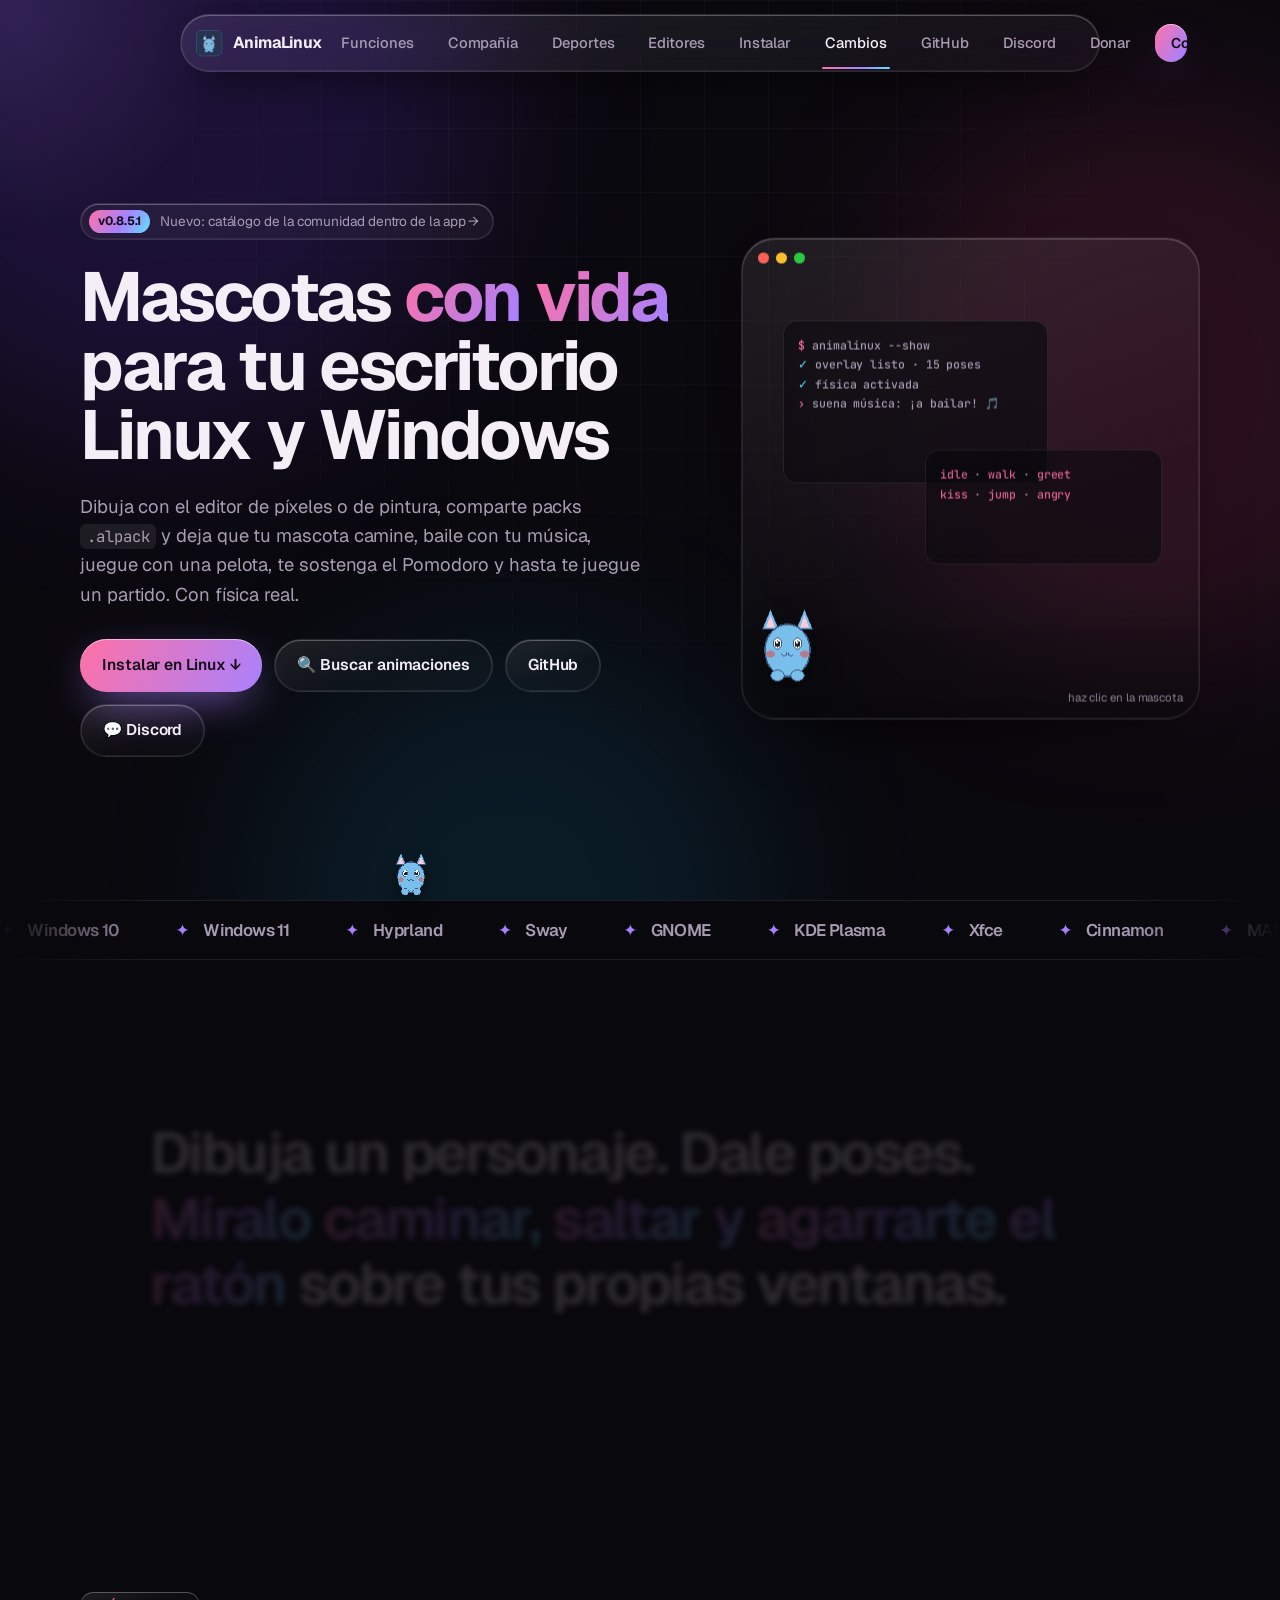
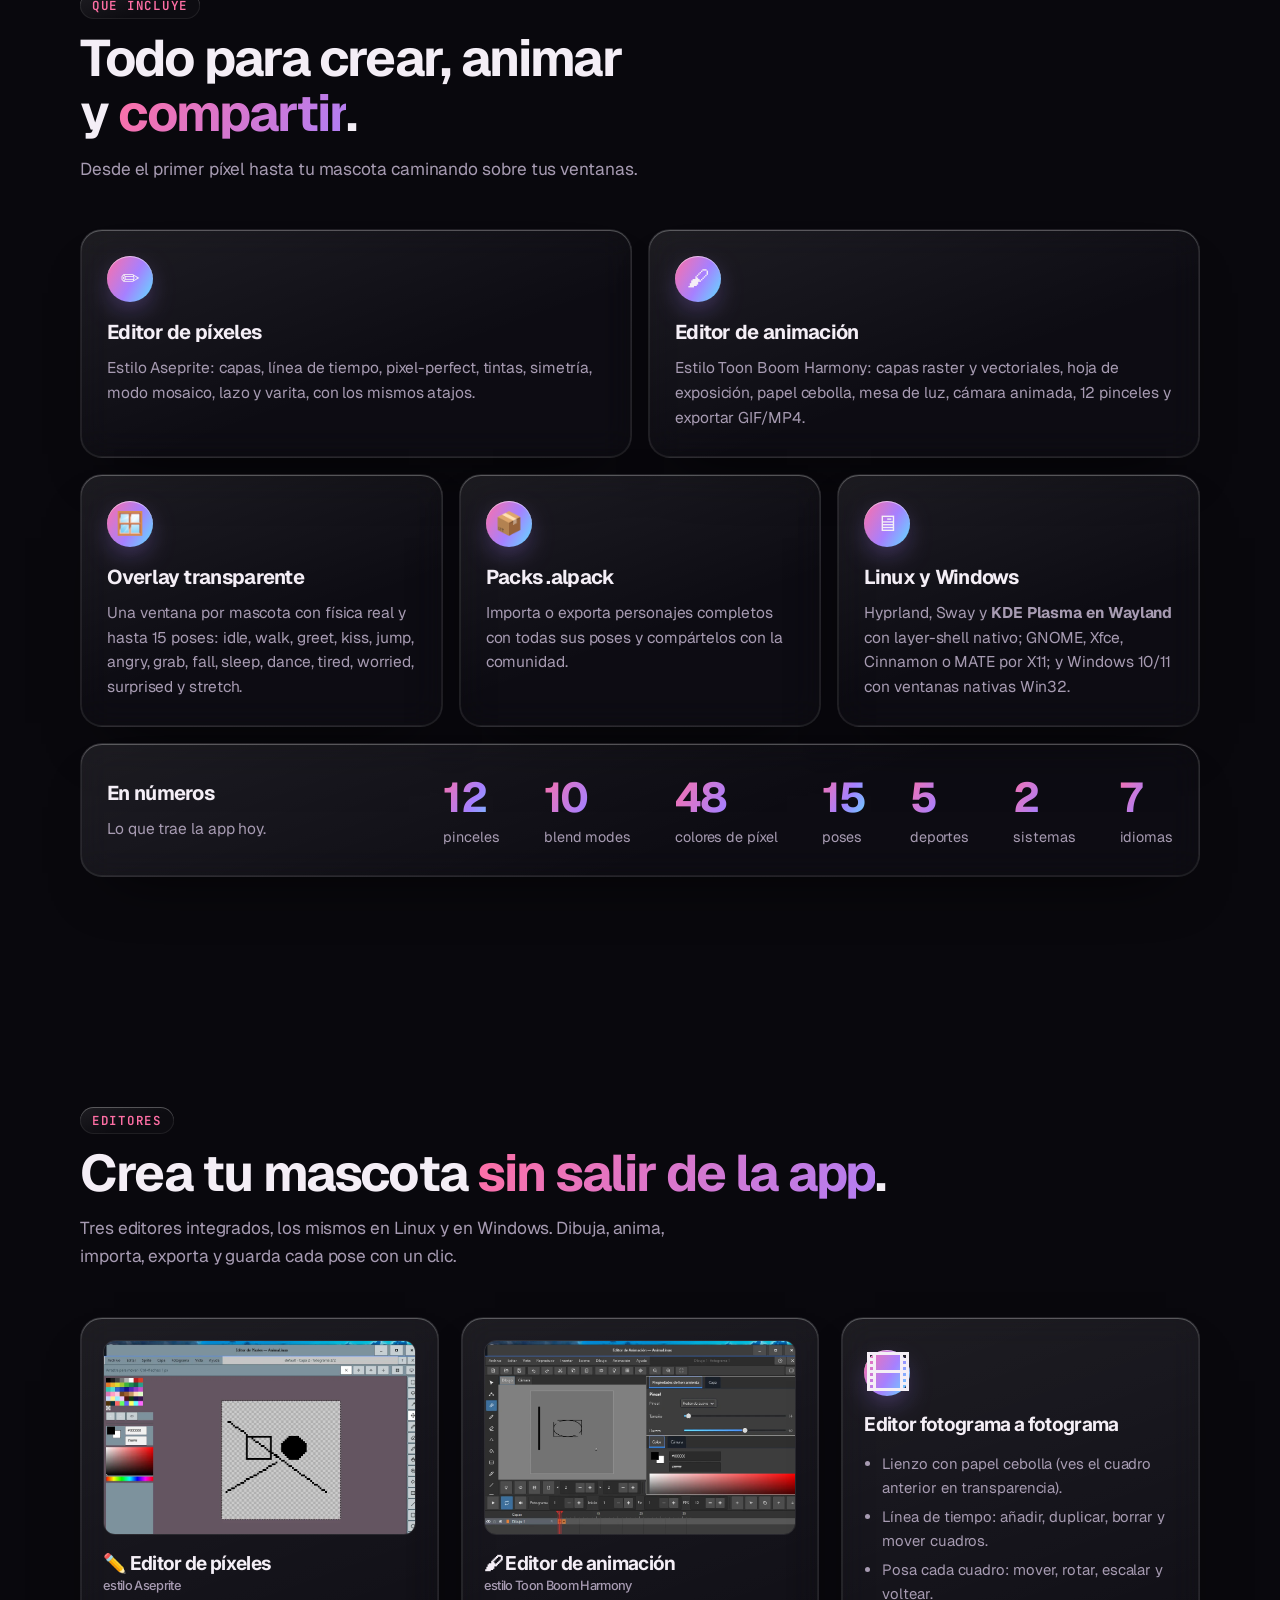
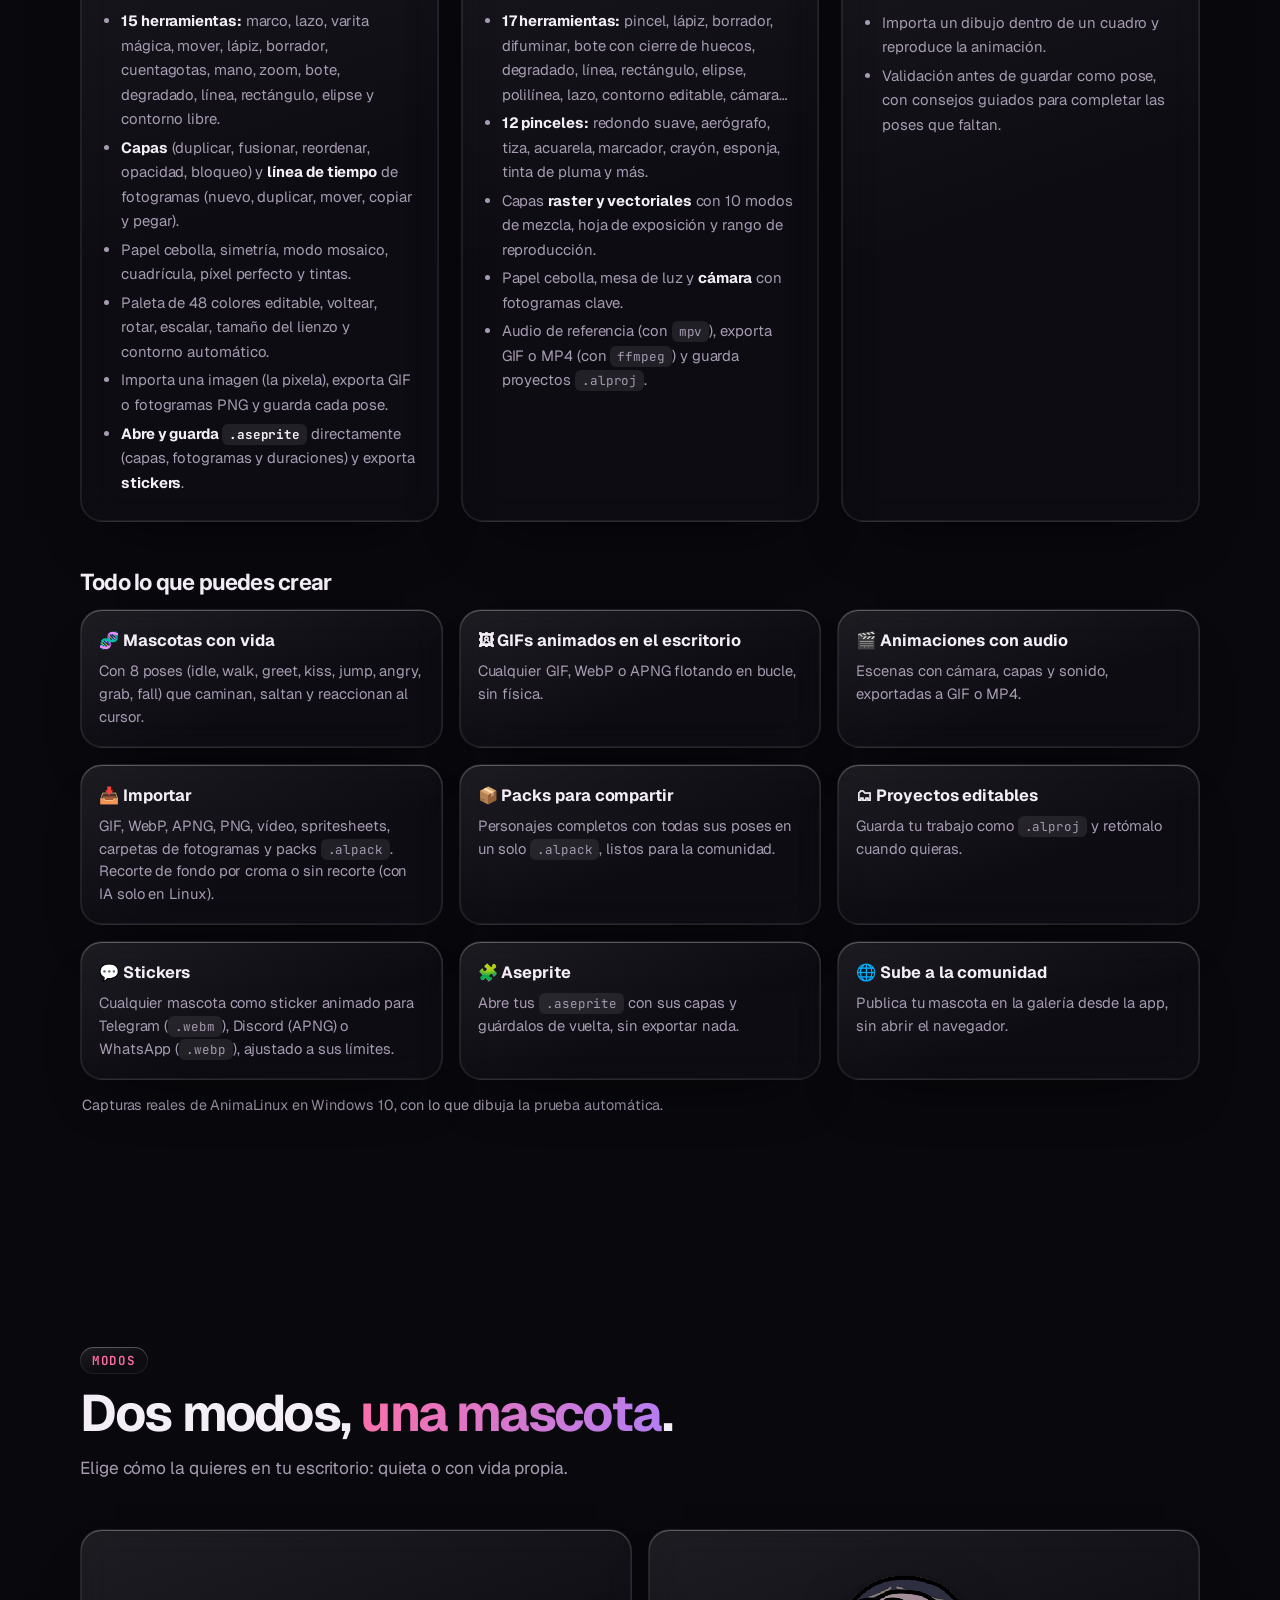
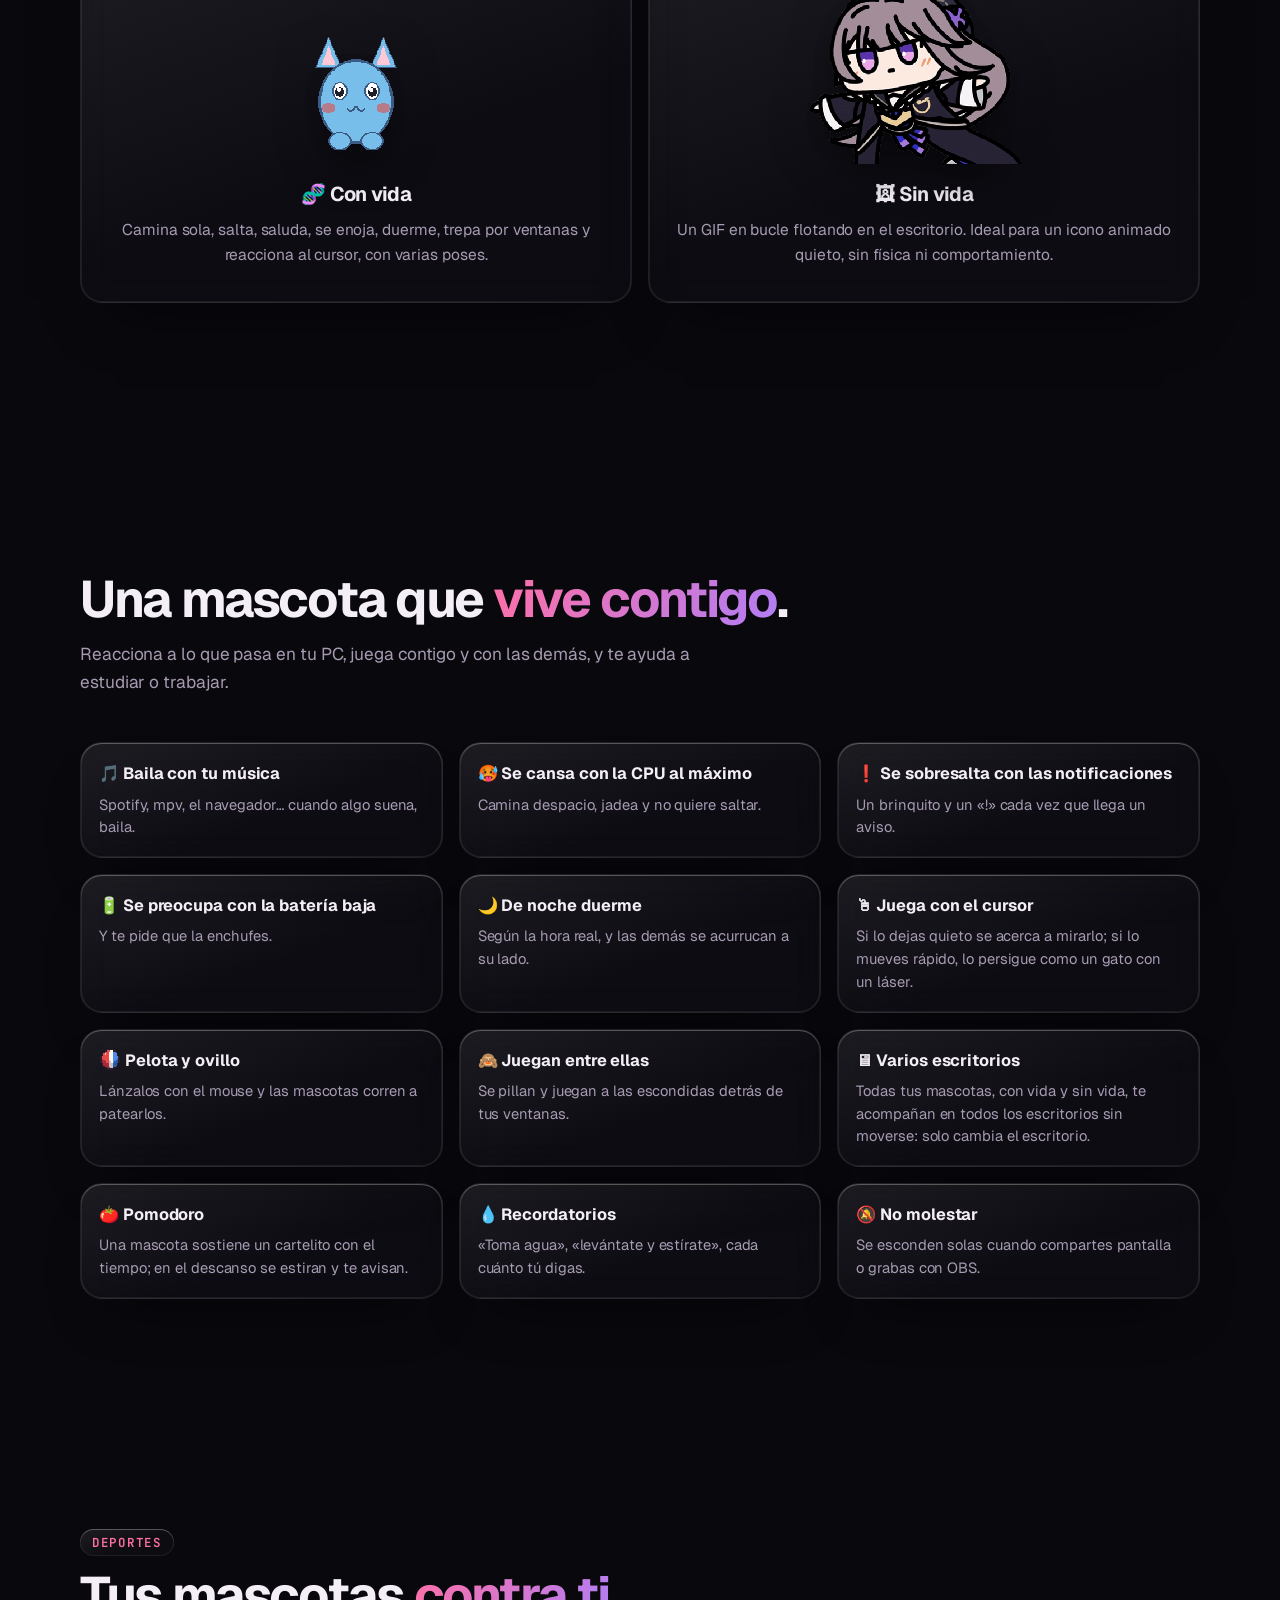
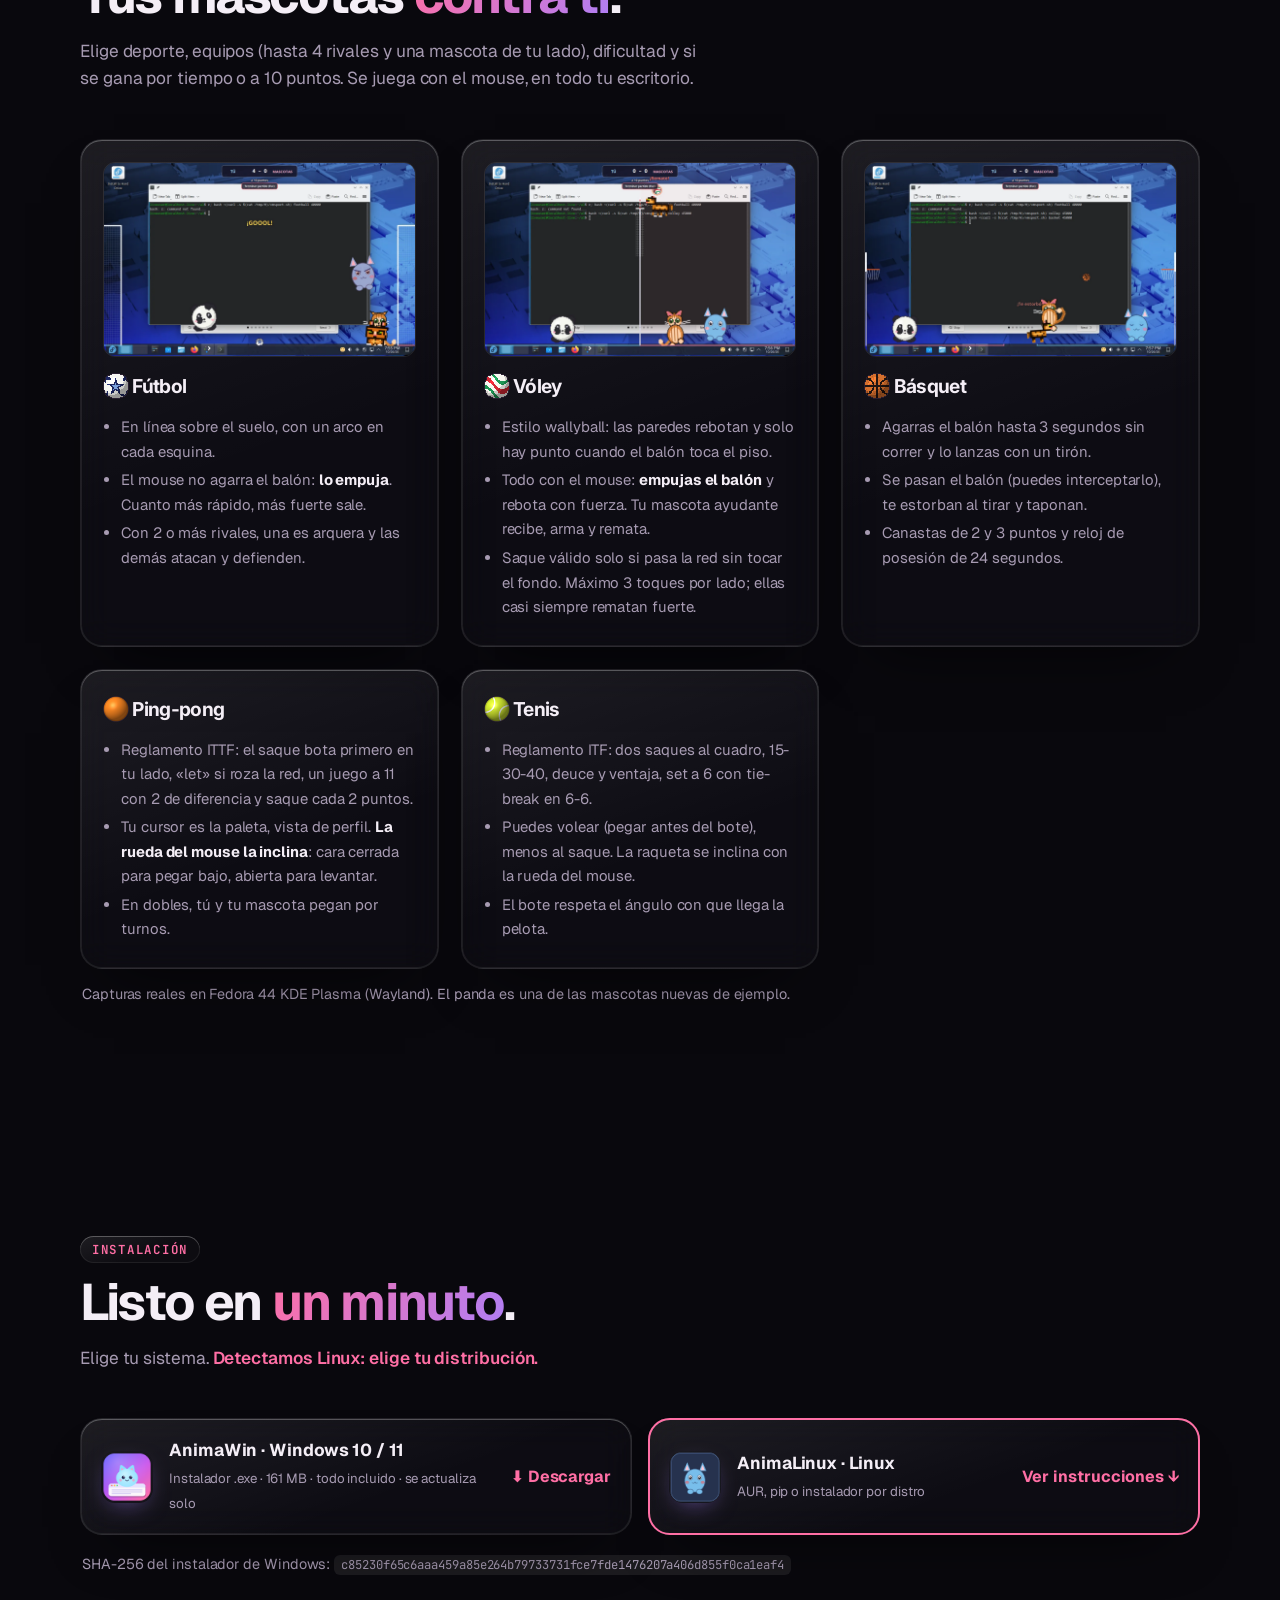
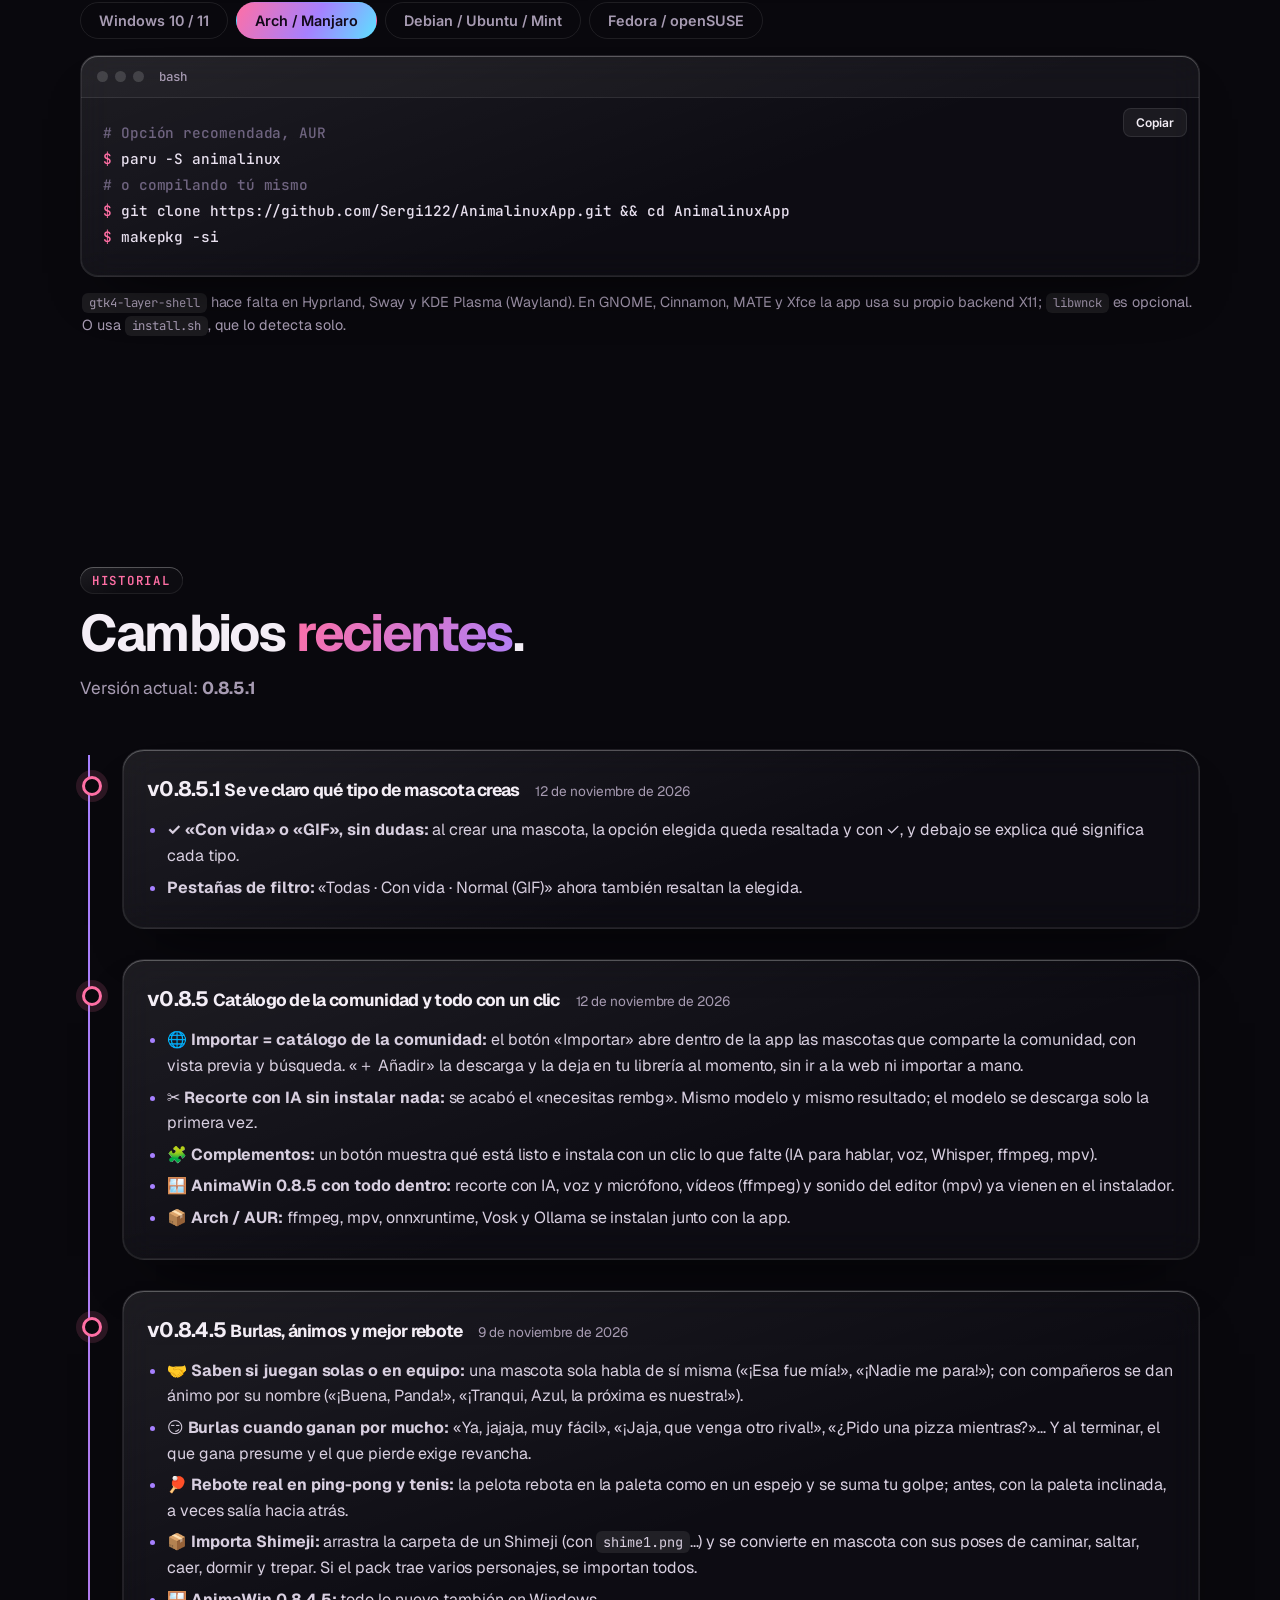
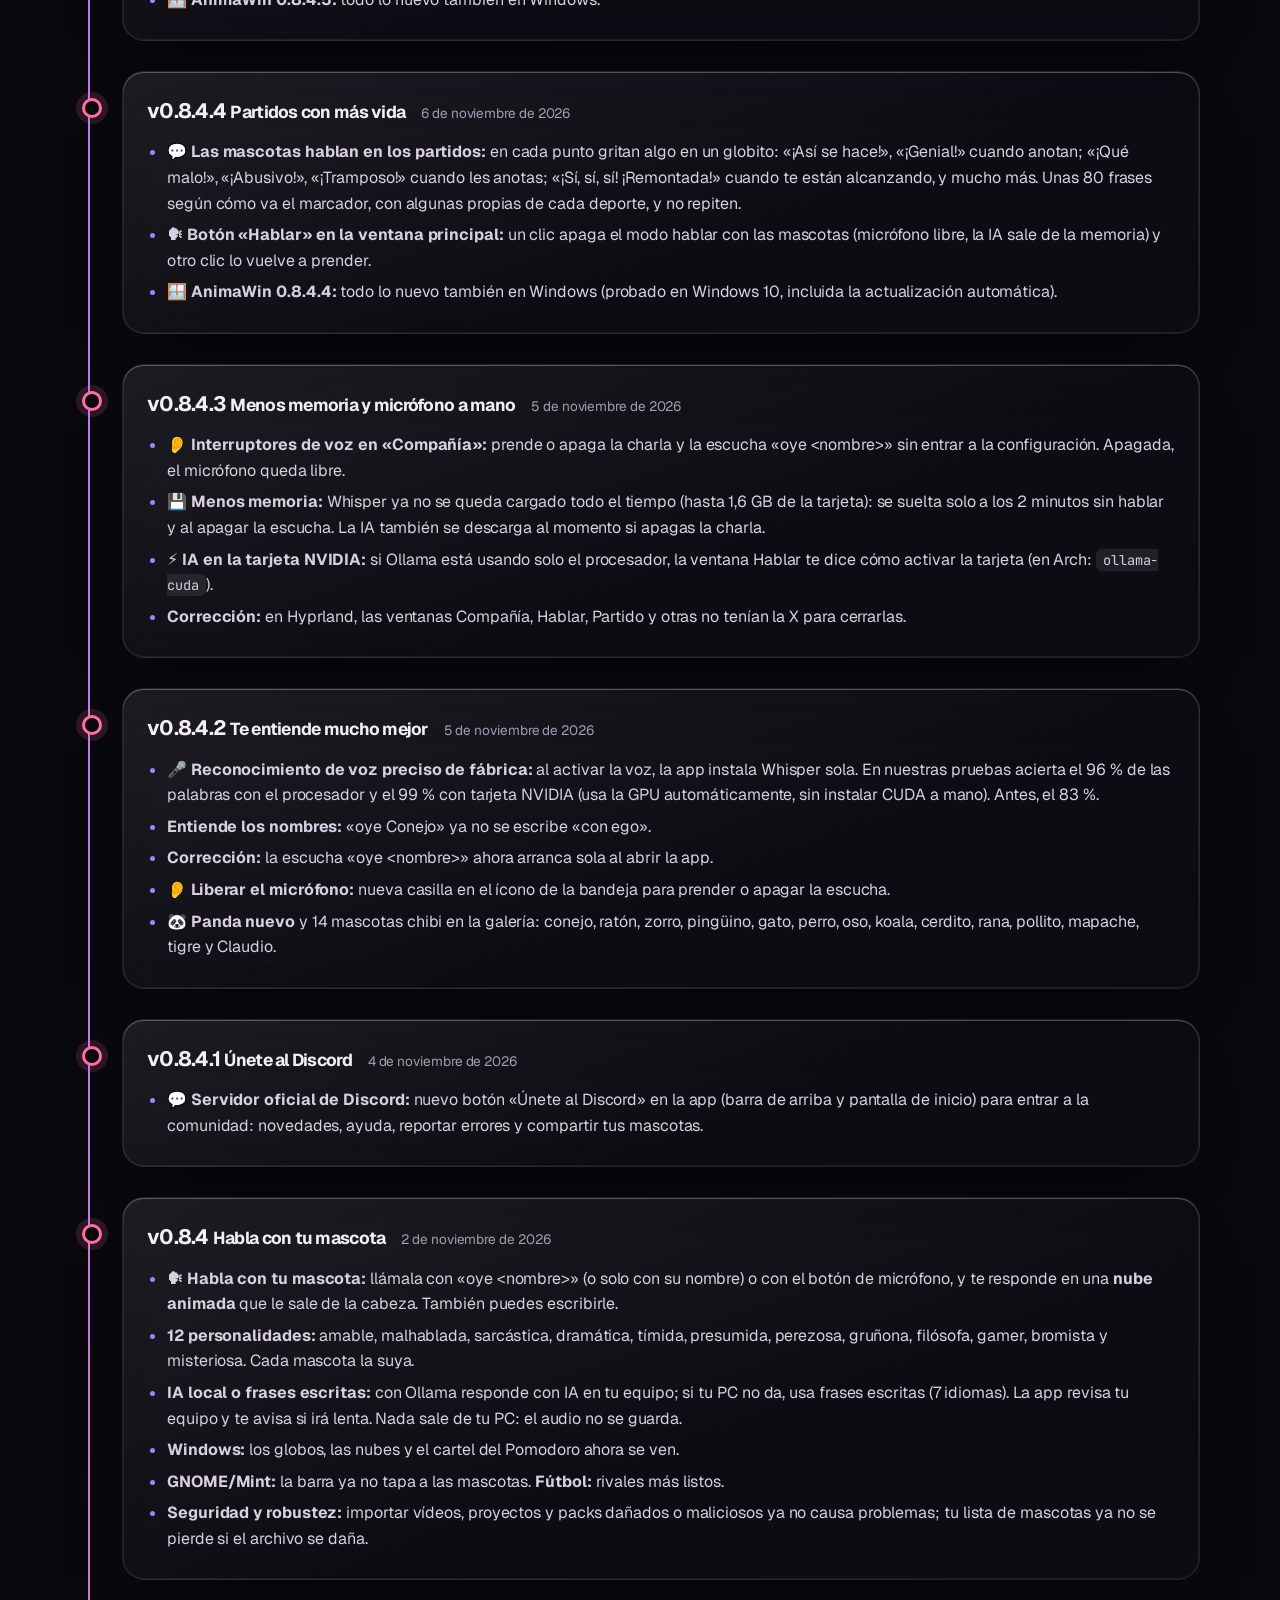
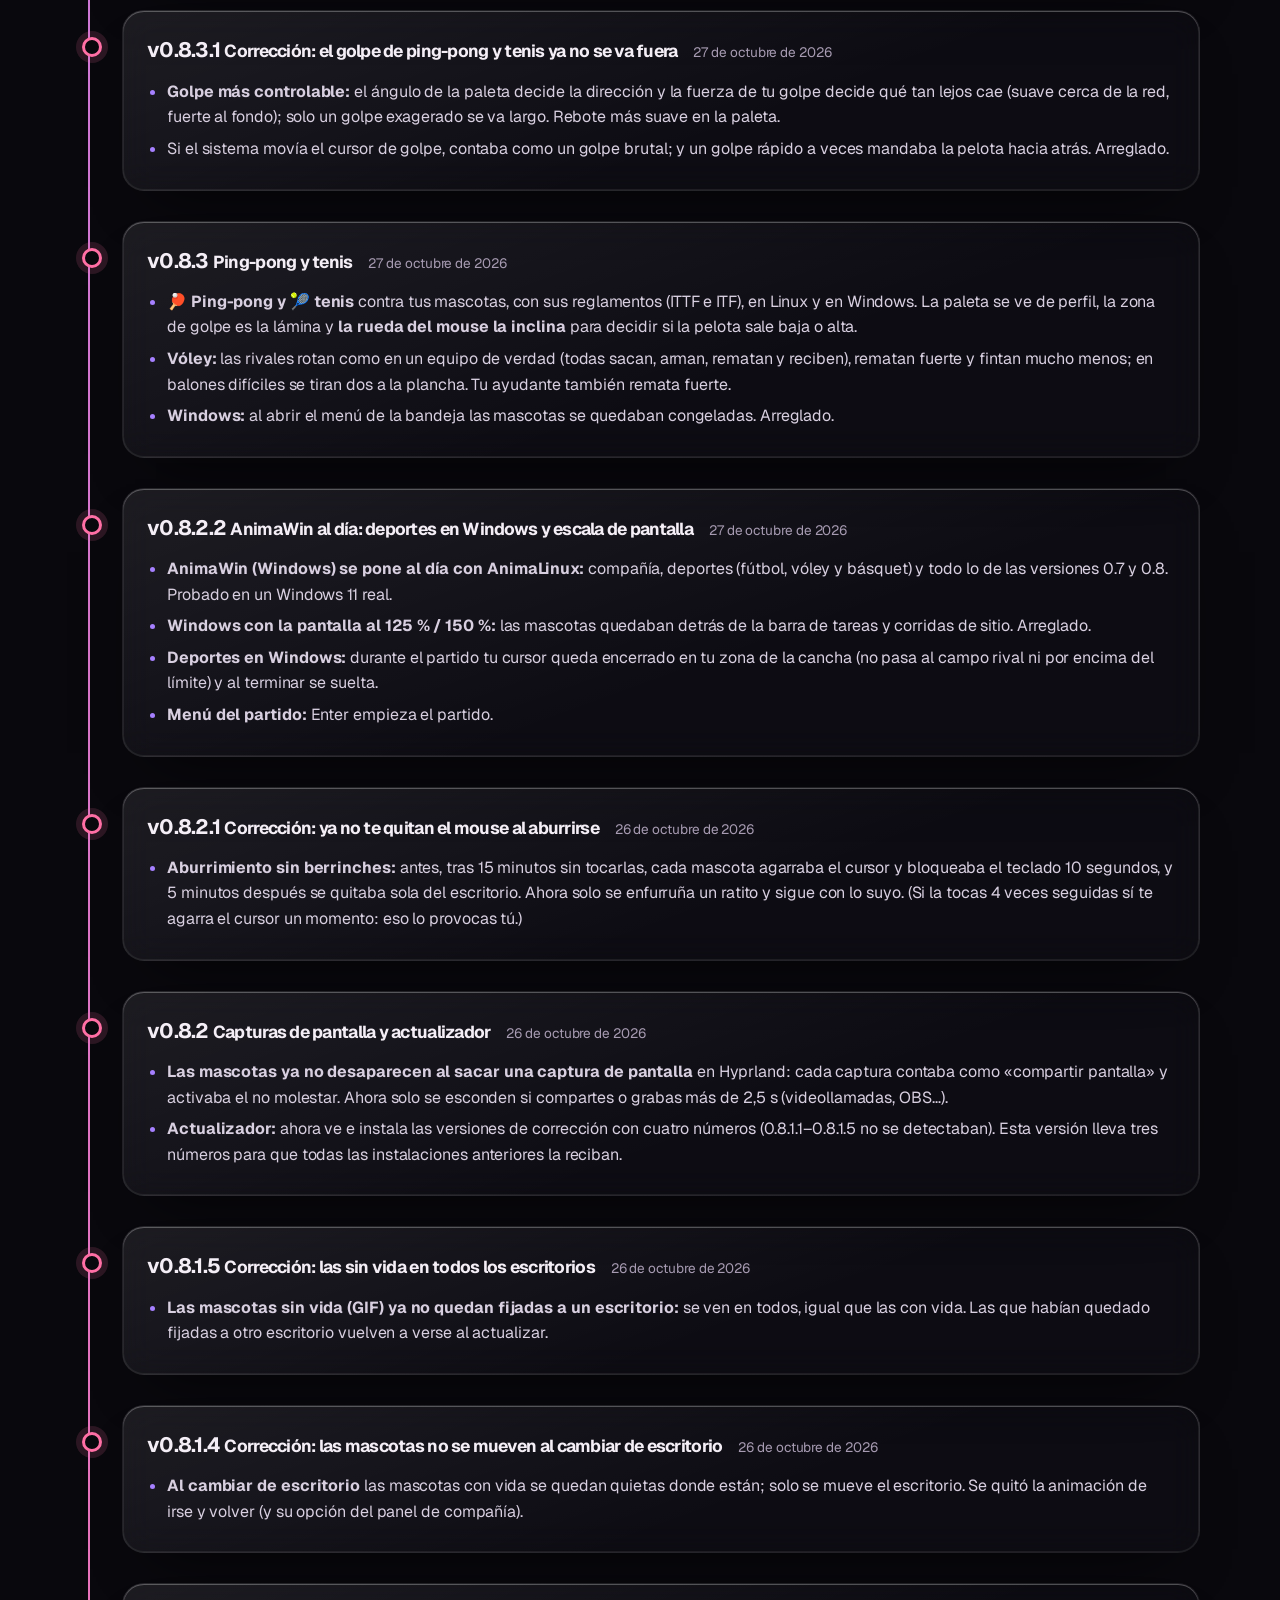
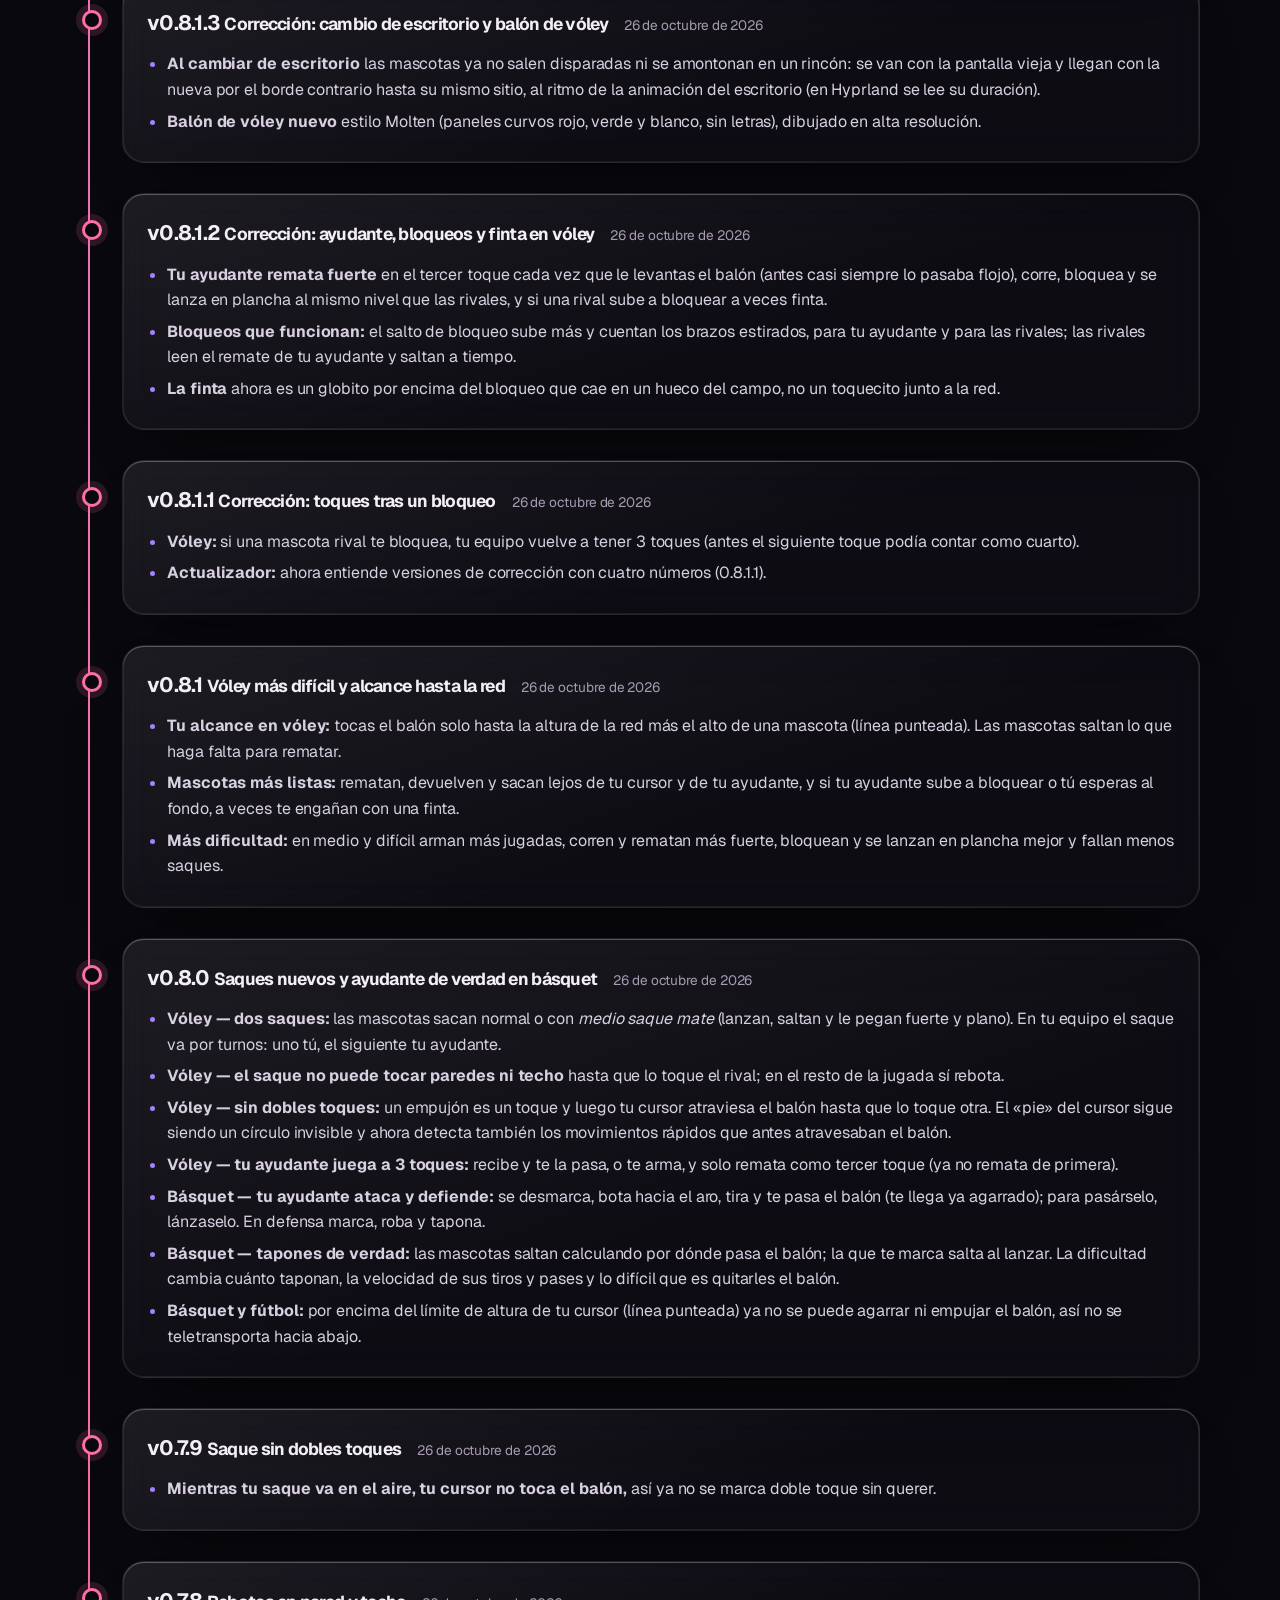
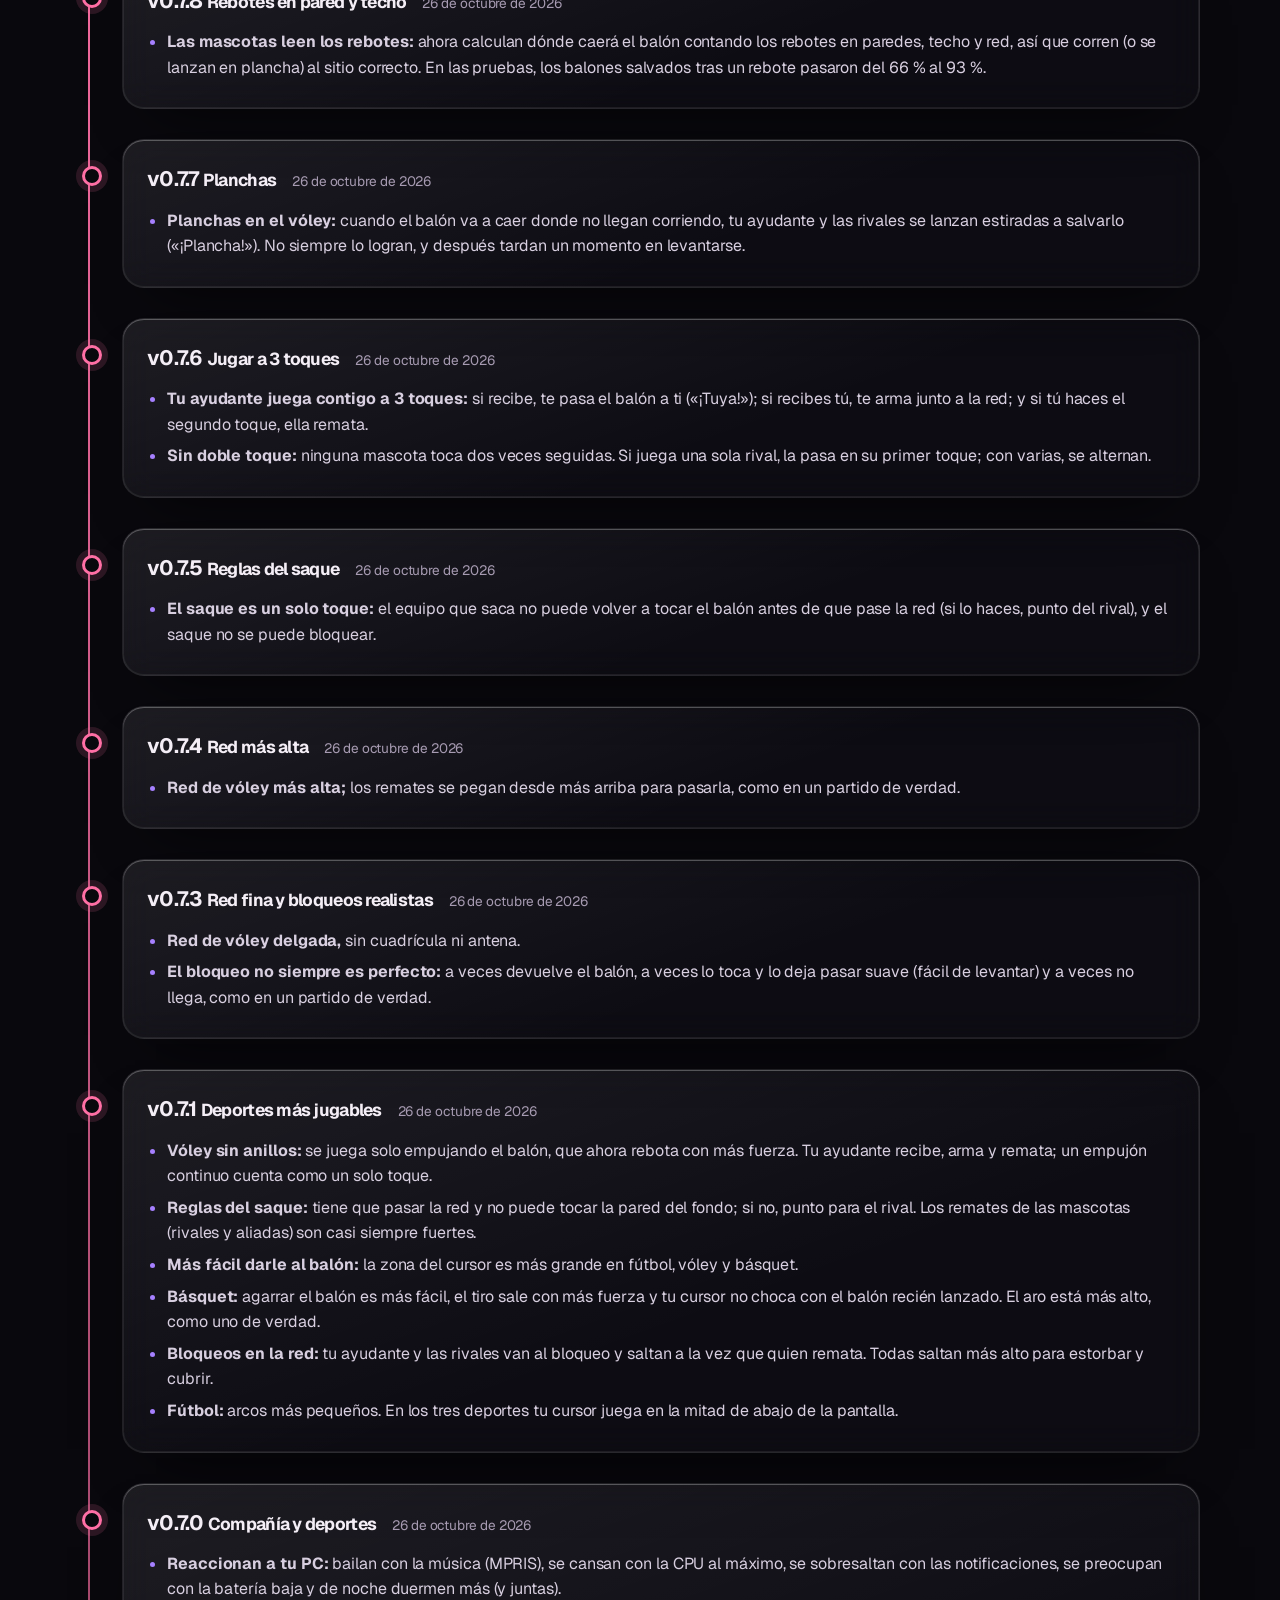
<file: website/landing/public/index.html>
<!doctype html>
<html lang="es">
<head>
<meta charset="utf-8">
<meta name="viewport" content="width=device-width, initial-scale=1">
<meta name="theme-color" content="#09080d">
<title>AnimaLinux y AnimaWin — mascotas animadas para tu escritorio</title>
<meta name="description" content="Mascotas animadas para tu escritorio en Linux (Hyprland, GNOME, KDE, Xfce, Cinnamon, MATE) y Windows 10/11. Editores de píxeles y animación, packs compartibles, modo Vida con física.">
<meta property="og:title" content="AnimaLinux y AnimaWin — mascotas animadas para tu escritorio">
<meta property="og:description" content="Para Linux y Windows: editores de píxeles y animación, packs .alpack y un modo Vida con física real.">
<meta property="og:image" content="assets/logo.png">
<link rel="icon" href="assets/logo.png">
<link rel="preconnect" href="https://fonts.googleapis.com"><link rel="preconnect" href="https://fonts.gstatic.com" crossorigin>
<link href="https://fonts.googleapis.com/css2?family=Geist:wght@400;500;600;700&family=Inter:wght@400;500;600&family=JetBrains+Mono:wght@500&family=Space+Grotesk:wght@500;700&display=swap" rel="stylesheet">
<link rel="stylesheet" href="assets/site.css">
</head>
<body>
<div id="prog"></div>
<div class="bg"><i></i><i></i><i></i></div>
<div id="spot"></div>

<header class="nav">
  <a class="brand" href="/"><img src="assets/logo.png" alt="">AnimaLinux</a>
  <a class="l hide" href="#features">Funciones</a>
  <a class="l hide" href="#compania">Compañía</a>
  <a class="l hide" href="#deportes">Deportes</a>
  <a class="l hide" href="#editores">Editores</a>
  <a class="l hide" href="#instalar">Instalar</a>
  <a class="l hide" href="#cambios">Cambios</a>
  <a class="l hide" href="https://github.com/Sergi122/AnimalinuxApp">GitHub</a>
  <a class="l hide" href="https://discord.gg/wshjY2WChB">Discord</a>
  <a class="l hide" href="/donaciones">Donar</a>
  <a class="btn primary sm cta" href="https://animalinux-community.web.app">Comunidad</a>
</header>

<main>
<section class="hero">
  <div class="wrap g" data-hero>
    <div>
      <a class="pill" href="#cambios"><b>v0.8.5.1</b> Nuevo: catálogo de la comunidad dentro de la app →</a>
      <h1 data-words>Mascotas <span class="grad">con vida</span> para tu escritorio Linux y Windows</h1>
      <p class="sub">Dibuja con el editor de píxeles o de pintura, comparte packs <code>.alpack</code> y deja que tu mascota camine, baile con tu música, juegue con una pelota, te sostenga el Pomodoro y hasta te juegue un partido. Con física real.</p>
      <div class="acts">
        <a class="btn primary" id="dl-main" href="#instalar" data-win="https://github.com/Sergi122/AnimalinuxApp/releases/download/win-v0.8.5.1/AnimaWin-Setup-0.8.5.1.exe">Instalar ahora ↓</a>
        <a class="btn" href="https://animalinux-community.web.app">🔍 Buscar animaciones</a>
        <a class="btn" href="https://github.com/Sergi122/AnimalinuxApp">GitHub</a>
        <a class="btn" href="https://discord.gg/wshjY2WChB">💬 Discord</a>
      </div>
    </div>
    <div class="desk" data-parallax="0.06" aria-label="Demostración: mascota caminando por el escritorio">
      <div class="bar"><span></span><span></span><span></span></div>
      <div class="win"><em>$</em> animalinux --show<br><u>✓</u> overlay listo · 15 poses<br><u>✓</u> física activada<br><em>›</em> suena música: ¡a bailar! 🎵</div>
      <div class="win win2"><em>idle</em> · <em>walk</em> · <em>greet</em><br><em>kiss</em> · <em>jump</em> · <em>angry</em></div>
      <div class="floor"></div>
      <div class="pet" title="¡Haz clic!"><img src="assets/ejemplo_vida_default.png" alt="Mascota de ejemplo"></div>
      <span class="hint">haz clic en la mascota</span>
    </div>
  </div>
</section>

<div class="marq" aria-hidden="true"><div>
  <span>Windows 10</span><span>Windows 11</span><span>Hyprland</span><span>Sway</span><span>GNOME</span><span>KDE Plasma</span><span>Xfce</span><span>Cinnamon</span><span>MATE</span><span>Arch</span><span>Ubuntu</span><span>Fedora</span><span>Linux Mint</span>
  <span>Windows 10</span><span>Windows 11</span><span>Hyprland</span><span>Sway</span><span>GNOME</span><span>KDE Plasma</span><span>Xfce</span><span>Cinnamon</span><span>MATE</span><span>Arch</span><span>Ubuntu</span><span>Fedora</span><span>Linux Mint</span>
</div></div>

<section class="statement"><div class="wrap">
  <p class="scrub-text">Dibuja un personaje. Dale poses. <em>Míralo caminar, saltar y agarrarte el ratón</em> sobre tus propias ventanas.</p>
</div></section>

<section id="features"><div class="wrap">
  <p class="eyebrow rv">Qué incluye</p>
  <h2 class="rv">Todo para crear, animar<br>y <span class="grad">compartir</span>.</h2>
  <p class="lede rv">Desde el primer píxel hasta tu mascota caminando sobre tus ventanas.</p>
  <div class="bento">
    <div class="card b1 rv" data-tilt><div class="ico">✏️</div><h3>Editor de píxeles</h3><p>Estilo Aseprite: capas, línea de tiempo, pixel-perfect, tintas, simetría, modo mosaico, lazo y varita, con los mismos atajos.</p></div>
    <div class="card b2 rv" data-tilt style="--d:80ms"><div class="ico">🖌</div><h3>Editor de animación</h3><p>Estilo Toon Boom Harmony: capas raster y vectoriales, hoja de exposición, papel cebolla, mesa de luz, cámara animada, 12 pinceles y exportar GIF/MP4.</p></div>
    <div class="card b3 rv" data-tilt><div class="ico">🪟</div><h3>Overlay transparente</h3><p>Una ventana por mascota con física real y hasta 15 poses: idle, walk, greet, kiss, jump, angry, grab, fall, sleep, dance, tired, worried, surprised y stretch.</p></div>
    <div class="card b4 rv" data-tilt style="--d:80ms"><div class="ico">📦</div><h3>Packs .alpack</h3><p>Importa o exporta personajes completos con todas sus poses y compártelos con la comunidad.</p></div>
    <div class="card b5 rv" data-tilt style="--d:160ms"><div class="ico">🖥</div><h3>Linux y Windows</h3><p>Hyprland, Sway y <b>KDE Plasma en Wayland</b> con layer-shell nativo; GNOME, Xfce, Cinnamon o MATE por X11; y Windows 10/11 con ventanas nativas Win32.</p></div>
    <div class="card b6 rv">
      <div><h3 style="margin-top:0">En números</h3><p>Lo que trae la app hoy.</p></div>
      <div class="stats">
        <div class="stat"><b data-count="12">0</b><span>pinceles</span></div>
        <div class="stat"><b data-count="10">0</b><span>blend modes</span></div>
        <div class="stat"><b data-count="48">0</b><span>colores de píxel</span></div>
        <div class="stat"><b data-count="15">0</b><span>poses</span></div>
        <div class="stat"><b data-count="5">0</b><span>deportes</span></div>
        <div class="stat"><b data-count="2">0</b><span>sistemas</span></div>
        <div class="stat"><b data-count="7">0</b><span>idiomas</span></div>
      </div>
    </div>
  </div>
</div></section>

<section id="editores"><div class="wrap">
  <p class="eyebrow rv">Editores</p>
  <h2 class="rv">Crea tu mascota <span class="grad">sin salir de la app</span>.</h2>
  <p class="lede rv">Tres editores integrados, los mismos en Linux y en Windows. Dibuja, anima, importa, exporta y guarda cada pose con un clic.</p>
  <div class="edgrid">
    <article class="card edcard rv" data-tilt>
      <img class="shot" loading="lazy" src="assets/editor_pixel_windows.webp" alt="Editor de píxeles de AnimaLinux en Windows 10">
      <h3>✏️ Editor de píxeles <small>estilo Aseprite</small></h3>
      <ul>
        <li><b>15 herramientas:</b> marco, lazo, varita mágica, mover, lápiz, borrador, cuentagotas, mano, zoom, bote, degradado, línea, rectángulo, elipse y contorno libre.</li>
        <li><b>Capas</b> (duplicar, fusionar, reordenar, opacidad, bloqueo) y <b>línea de tiempo</b> de fotogramas (nuevo, duplicar, mover, copiar y pegar).</li>
        <li>Papel cebolla, simetría, modo mosaico, cuadrícula, píxel perfecto y tintas.</li>
        <li>Paleta de 48 colores editable, voltear, rotar, escalar, tamaño del lienzo y contorno automático.</li>
        <li>Importa una imagen (la pixela), exporta GIF o fotogramas PNG y guarda cada pose.</li>
        <li><b>Abre y guarda <code>.aseprite</code></b> directamente (capas, fotogramas y duraciones) y exporta <b>stickers</b>.</li>
      </ul>
    </article>
    <article class="card edcard rv" data-tilt style="--d:80ms">
      <img class="shot" loading="lazy" src="assets/editor_animacion_windows.webp" alt="Editor de animación de AnimaLinux en Windows 10">
      <h3>🖌 Editor de animación <small>estilo Toon Boom Harmony</small></h3>
      <ul>
        <li><b>17 herramientas:</b> pincel, lápiz, borrador, difuminar, bote con cierre de huecos, degradado, línea, rectángulo, elipse, polilínea, lazo, contorno editable, cámara…</li>
        <li><b>12 pinceles:</b> redondo suave, aerógrafo, tiza, acuarela, marcador, crayón, esponja, tinta de pluma y más.</li>
        <li>Capas <b>raster y vectoriales</b> con 10 modos de mezcla, hoja de exposición y rango de reproducción.</li>
        <li>Papel cebolla, mesa de luz y <b>cámara</b> con fotogramas clave.</li>
        <li>Audio de referencia (con <code>mpv</code>), exporta GIF o MP4 (con <code>ffmpeg</code>) y guarda proyectos <code>.alproj</code>.</li>
      </ul>
    </article>
    <article class="card edcard rv" data-tilt style="--d:160ms">
      <div class="ico big">🎞</div>
      <h3>Editor fotograma a fotograma</h3>
      <ul>
        <li>Lienzo con papel cebolla (ves el cuadro anterior en transparencia).</li>
        <li>Línea de tiempo: añadir, duplicar, borrar y mover cuadros.</li>
        <li>Posa cada cuadro: mover, rotar, escalar y voltear.</li>
        <li>Importa un dibujo dentro de un cuadro y reproduce la animación.</li>
        <li>Validación antes de guardar como pose, con consejos guiados para completar las poses que faltan.</li>
      </ul>
    </article>
  </div>

  <h3 class="rv mk">Todo lo que puedes crear</h3>
  <div class="mkgrid">
    <div class="card rv"><b>🧬 Mascotas con vida</b><span>Con 8 poses (idle, walk, greet, kiss, jump, angry, grab, fall) que caminan, saltan y reaccionan al cursor.</span></div>
    <div class="card rv" style="--d:60ms"><b>🖼 GIFs animados en el escritorio</b><span>Cualquier GIF, WebP o APNG flotando en bucle, sin física.</span></div>
    <div class="card rv" style="--d:120ms"><b>🎬 Animaciones con audio</b><span>Escenas con cámara, capas y sonido, exportadas a GIF o MP4.</span></div>
    <div class="card rv"><b>📥 Importar</b><span>GIF, WebP, APNG, PNG, vídeo, spritesheets, carpetas de fotogramas y packs <code>.alpack</code>. Recorte de fondo por croma o sin recorte (con IA solo en Linux).</span></div>
    <div class="card rv" style="--d:60ms"><b>📦 Packs para compartir</b><span>Personajes completos con todas sus poses en un solo <code>.alpack</code>, listos para la comunidad.</span></div>
    <div class="card rv" style="--d:120ms"><b>🗂 Proyectos editables</b><span>Guarda tu trabajo como <code>.alproj</code> y retómalo cuando quieras.</span></div>
    <div class="card rv"><b>💬 Stickers</b><span>Cualquier mascota como sticker animado para Telegram (<code>.webm</code>), Discord (APNG) o WhatsApp (<code>.webp</code>), ajustado a sus límites.</span></div>
    <div class="card rv" style="--d:60ms"><b>🧩 Aseprite</b><span>Abre tus <code>.aseprite</code> con sus capas y guárdalos de vuelta, sin exportar nada.</span></div>
    <div class="card rv" style="--d:120ms"><b>🌐 Sube a la comunidad</b><span>Publica tu mascota en la galería desde la app, sin abrir el navegador.</span></div>
  </div>
  <p class="note rv">Capturas reales de AnimaLinux en Windows 10, con lo que dibuja la prueba automática.</p>
</div></section>

<section id="modos"><div class="wrap">
  <p class="eyebrow rv">Modos</p>
  <h2 class="rv">Dos modos, <span class="grad">una mascota</span>.</h2>
  <p class="lede rv">Elige cómo la quieres en tu escritorio: quieta o con vida propia.</p>
  <div class="modes">
    <div class="card mode life rv" data-tilt>
      <div class="stage"><img src="assets/ejemplo_vida_default.png" alt="Ejemplo modo Con vida"></div>
      <h3>🧬 Con vida</h3>
      <p>Camina sola, salta, saluda, se enoja, duerme, trepa por ventanas y reacciona al cursor, con varias poses.</p>
    </div>
    <div class="card mode gif rv" data-tilt style="--d:100ms">
      <div class="stage"><img src="assets/ejemplo_sinvida.png" alt="Ejemplo modo Sin vida"></div>
      <h3>🖼 Sin vida</h3>
      <p>Un GIF en bucle flotando en el escritorio. Ideal para un icono animado quieto, sin física ni comportamiento.</p>
    </div>
  </div>
</div></section>

<section id="compania"><div class="wrap">
  <p class="eyebrow rv">Compañía</p>
  <h2 class="rv">Una mascota que <span class="grad">vive contigo</span>.</h2>
  <p class="lede rv">Reacciona a lo que pasa en tu PC, juega contigo y con las demás, y te ayuda a estudiar o trabajar.</p>
  <div class="mkgrid" style="margin-top:34px">
    <div class="card rv"><b>🎵 Baila con tu música</b><span>Spotify, mpv, el navegador… cuando algo suena, baila.</span></div>
    <div class="card rv" style="--d:60ms"><b>🥵 Se cansa con la CPU al máximo</b><span>Camina despacio, jadea y no quiere saltar.</span></div>
    <div class="card rv" style="--d:120ms"><b>❗ Se sobresalta con las notificaciones</b><span>Un brinquito y un «!» cada vez que llega un aviso.</span></div>
    <div class="card rv"><b>🔋 Se preocupa con la batería baja</b><span>Y te pide que la enchufes.</span></div>
    <div class="card rv" style="--d:60ms"><b>🌙 De noche duerme</b><span>Según la hora real, y las demás se acurrucan a su lado.</span></div>
    <div class="card rv" style="--d:120ms"><b>🖱 Juega con el cursor</b><span>Si lo dejas quieto se acerca a mirarlo; si lo mueves rápido, lo persigue como un gato con un láser.</span></div>
    <div class="card rv"><b><img src="assets/toy_ball.png" alt="" style="width:22px;vertical-align:-5px;image-rendering:pixelated"> Pelota y ovillo</b><span>Lánzalos con el mouse y las mascotas corren a patearlos.</span></div>
    <div class="card rv" style="--d:60ms"><b>🙈 Juegan entre ellas</b><span>Se pillan y juegan a las escondidas detrás de tus ventanas.</span></div>
    <div class="card rv" style="--d:120ms"><b>🖥 Varios escritorios</b><span>Todas tus mascotas, con vida y sin vida, te acompañan en todos los escritorios sin moverse: solo cambia el escritorio.</span></div>
    <div class="card rv"><b>🍅 Pomodoro</b><span>Una mascota sostiene un cartelito con el tiempo; en el descanso se estiran y te avisan.</span></div>
    <div class="card rv" style="--d:60ms"><b>💧 Recordatorios</b><span>«Toma agua», «levántate y estírate», cada cuánto tú digas.</span></div>
    <div class="card rv" style="--d:120ms"><b>🔕 No molestar</b><span>Se esconden solas cuando compartes pantalla o grabas con OBS.</span></div>
  </div>
</div></section>

<section id="deportes"><div class="wrap">
  <p class="eyebrow rv">Deportes</p>
  <h2 class="rv">Tus mascotas <span class="grad">contra ti</span>.</h2>
  <p class="lede rv">Elige deporte, equipos (hasta 4 rivales y una mascota de tu lado), dificultad y si se gana por tiempo o a 10 puntos. Se juega con el mouse, en todo tu escritorio.</p>
  <div class="edgrid">
    <article class="card edcard rv" data-tilt>
      <img class="shot" loading="lazy" src="assets/deporte_futbol.webp" alt="Partido de fútbol de AnimaLinux en KDE Plasma">
      <h3><img src="assets/toy_soccer.png" alt="" style="width:26px;vertical-align:-6px;image-rendering:pixelated"> Fútbol</h3>
      <ul>
        <li>En línea sobre el suelo, con un arco en cada esquina.</li>
        <li>El mouse no agarra el balón: <b>lo empuja</b>. Cuanto más rápido, más fuerte sale.</li>
        <li>Con 2 o más rivales, una es arquera y las demás atacan y defienden.</li>
      </ul>
    </article>
    <article class="card edcard rv" data-tilt style="--d:80ms">
      <img class="shot" loading="lazy" src="assets/deporte_voley.webp" alt="Partido de vóley de AnimaLinux en KDE Plasma">
      <h3><img src="assets/toy_volley.png" alt="" style="width:26px;vertical-align:-6px;image-rendering:pixelated"> Vóley</h3>
      <ul>
        <li>Estilo wallyball: las paredes rebotan y solo hay punto cuando el balón toca el piso.</li>
        <li>Todo con el mouse: <b>empujas el balón</b> y rebota con fuerza. Tu mascota ayudante recibe, arma y remata.</li>
        <li>Saque válido solo si pasa la red sin tocar el fondo. Máximo 3 toques por lado; ellas casi siempre rematan fuerte.</li>
      </ul>
    </article>
    <article class="card edcard rv" data-tilt style="--d:160ms">
      <img class="shot" loading="lazy" src="assets/deporte_basquet.webp" alt="Partido de básquet de AnimaLinux en KDE Plasma">
      <h3><img src="assets/toy_basket.png" alt="" style="width:26px;vertical-align:-6px;image-rendering:pixelated"> Básquet</h3>
      <ul>
        <li>Agarras el balón hasta 3 segundos sin correr y lo lanzas con un tirón.</li>
        <li>Se pasan el balón (puedes interceptarlo), te estorban al tirar y taponan.</li>
        <li>Canastas de 2 y 3 puntos y reloj de posesión de 24 segundos.</li>
      </ul>
    </article>
    <article class="card edcard rv" data-tilt>
      <h3><img src="assets/toy_pingpong.png" alt="" style="width:26px;vertical-align:-6px"> Ping-pong</h3>
      <ul>
        <li>Reglamento ITTF: el saque bota primero en tu lado, «let» si roza la red, un juego a 11 con 2 de diferencia y saque cada 2 puntos.</li>
        <li>Tu cursor es la paleta, vista de perfil. <b>La rueda del mouse la inclina</b>: cara cerrada para pegar bajo, abierta para levantar.</li>
        <li>En dobles, tú y tu mascota pegan por turnos.</li>
      </ul>
    </article>
    <article class="card edcard rv" data-tilt style="--d:80ms">
      <h3><img src="assets/toy_tennis.png" alt="" style="width:26px;vertical-align:-6px"> Tenis</h3>
      <ul>
        <li>Reglamento ITF: dos saques al cuadro, 15-30-40, deuce y ventaja, set a 6 con tie-break en 6-6.</li>
        <li>Puedes volear (pegar antes del bote), menos al saque. La raqueta se inclina con la rueda del mouse.</li>
        <li>El bote respeta el ángulo con que llega la pelota.</li>
      </ul>
    </article>
  </div>
  <p class="note rv">Capturas reales en Fedora 44 KDE Plasma (Wayland). El panda es una de las mascotas nuevas de ejemplo.</p>
</div></section>

<section id="instalar"><div class="wrap">
  <p class="eyebrow rv">Instalación</p>
  <h2 class="rv">Listo en <span class="grad">un minuto</span>.</h2>
  <p class="lede rv" id="inst-lede">Elige tu sistema. <span id="os-hint"></span></p>
  <div class="dlrow rv">
    <a class="dl card" id="dl-card-win" href="https://github.com/Sergi122/AnimalinuxApp/releases/download/win-v0.8.5.1/AnimaWin-Setup-0.8.5.1.exe">
      <img class="dli-img" src="assets/animawin.png" alt="Logo de AnimaWin"><div><b>AnimaWin · Windows 10 / 11</b><small>Instalador .exe · 161 MB · todo incluido · se actualiza solo</small></div><span class="go">⬇ Descargar</span>
    </a>
    <a class="dl card" id="dl-card-linux" href="#instalar" data-tab-go="arch">
      <img class="dli-img" src="assets/logo.png" alt="Logo de AnimaLinux"><div><b>AnimaLinux · Linux</b><small>AUR, pip o instalador por distro</small></div><span class="go">Ver instrucciones ↓</span>
    </a>
  </div>
  <p class="note rv">SHA-256 del instalador de Windows: <code>c85230f65c6aaa459a85e264b79733731fce7fde1476207a406d855f0ca1eaf4</code></p>
  <div class="tabs rv">
    <button class="tab" data-tab="windows">Windows 10 / 11</button>
    <button class="tab on" data-tab="arch">Arch / Manjaro</button>
    <button class="tab" data-tab="debian">Debian / Ubuntu / Mint</button>
    <button class="tab" data-tab="fedora">Fedora / openSUSE</button>
  </div>
  <div class="term rv">
    <div class="th"><i></i><i></i><i></i><span id="term-label">bash</span></div>
    <div class="panel" id="tab-windows"><div class="winbox">
      <h3><img class="h3-logo" src="assets/animawin.png" alt=""> AnimaWin para Windows <small>(beta)</small></h3>
      <p>AnimaWin es AnimaLinux para Windows: los mismos editores y el mismo modo Vida. Un solo <code>.exe</code> con todo incluido (no necesitas instalar Python ni GTK), que se instala en tu usuario sin permisos de administrador.</p>
      <a class="btn primary" href="https://github.com/Sergi122/AnimalinuxApp/releases/download/win-v0.8.5.1/AnimaWin-Setup-0.8.5.1.exe" id="dl-win">⬇ Descargar AnimaWin para Windows <small>(v0.8.5.1 · ~161 MB, trae todo incluido)</small></a>
      <ol>
        <li>Descarga y ejecuta <code>AnimaWin-Setup-0.8.5.1.exe</code>.</li>
        <li>Si Windows muestra «SmartScreen», pulsa <b>Más información → Ejecutar de todos modos</b> (el instalador aún no está firmado).</li>
        <li>Se abre la ventana de configuración; la mascota queda en el escritorio y el icono en la bandeja.</li>
        <li><b>Se actualiza sola:</b> al abrir busca versiones nuevas; con un clic en «Actualizar ahora» (o «Buscar actualizaciones» en la bandeja) descarga el instalador, comprueba su huella SHA-256 y se reinstala y reinicia sin que hagas nada más.</li>
      </ol>
      <p class="note">Importar vídeo necesita <code>ffmpeg</code> (<code>winget install ffmpeg</code>). El recorte de fondo con IA (rembg) solo está disponible en Linux. Funciona en Windows 10 y 11 de 64 bits.</p>
    </div></div>
    <div class="panel on" id="tab-arch"><pre><button class="copy">Copiar</button><span class="c"># Opción recomendada, AUR</span>
<span class="p">$</span> paru -S animalinux
<span class="c"># o compilando tú mismo</span>
<span class="p">$</span> git clone https://github.com/Sergi122/AnimalinuxApp.git &amp;&amp; cd AnimalinuxApp
<span class="p">$</span> makepkg -si</pre></div>
    <div class="panel" id="tab-debian"><pre><button class="copy">Copiar</button><span class="p">$</span> sudo apt install git python3 python3-gi gir1.2-gtk-4.0 python3-pip python3-pil python3-numpy \
                  gir1.2-ayatanaappindicator3-0.1 gir1.2-wnck-3.0 gir1.2-gtk4layershell-1.0

<span class="p">$</span> git clone https://github.com/Sergi122/AnimalinuxApp.git
<span class="p">$</span> cd AnimalinuxApp
<span class="p">$</span> pip install --user --break-system-packages .
<span class="p">$</span> animalinux --show</pre></div>
    <div class="panel" id="tab-fedora"><pre><button class="copy">Copiar</button><span class="c"># Fedora</span>
<span class="p">$</span> sudo dnf install git python3 python3-pip python3-gobject gtk4 python3-pillow python3-numpy \
                  libappindicator-gtk3 libwnck3 gtk4-layer-shell

<span class="c"># openSUSE</span>
<span class="p">$</span> sudo zypper install git python3 python3-pip python3-gobject gtk4 python3-Pillow python3-numpy libwnck3

<span class="p">$</span> git clone https://github.com/Sergi122/AnimalinuxApp.git
<span class="p">$</span> cd AnimalinuxApp
<span class="p">$</span> pip install --user --break-system-packages .
<span class="p">$</span> animalinux --show</pre></div>
  </div>
  <p class="note rv"><code>gtk4-layer-shell</code> hace falta en Hyprland, Sway y KDE Plasma (Wayland). En GNOME, Cinnamon, MATE y Xfce la app usa su propio backend X11; <code>libwnck</code> es opcional. O usa <code>install.sh</code>, que lo detecta solo.</p>
</div></section>

<section id="cambios"><div class="wrap">
  <p class="eyebrow rv">Historial</p>
  <h2 class="rv">Cambios <span class="grad">recientes</span>.</h2>
  <p class="lede rv">Versión actual: <strong>0.8.5.1</strong></p>
  <div class="tl">
    <div class="changelog-item rv">
      <h3>v0.8.5.1 <small>Se ve claro qué tipo de mascota creas</small></h3>
      <span class="date">12 de noviembre de 2026</span>
      <ul>
        <li><strong>✓ «Con vida» o «GIF», sin dudas:</strong> al crear una mascota, la opción elegida queda resaltada y con ✓, y debajo se explica qué significa cada tipo.</li>
        <li><strong>Pestañas de filtro:</strong> «Todas · Con vida · Normal (GIF)» ahora también resaltan la elegida.</li>
      </ul>
    </div>
    <div class="changelog-item rv">
      <h3>v0.8.5 <small>Catálogo de la comunidad y todo con un clic</small></h3>
      <span class="date">12 de noviembre de 2026</span>
      <ul>
        <li><strong>🌐 Importar = catálogo de la comunidad:</strong> el botón «Importar» abre dentro de la app las mascotas que comparte la comunidad, con vista previa y búsqueda. «＋ Añadir» la descarga y la deja en tu librería al momento, sin ir a la web ni importar a mano.</li>
        <li><strong>✂ Recorte con IA sin instalar nada:</strong> se acabó el «necesitas rembg». Mismo modelo y mismo resultado; el modelo se descarga solo la primera vez.</li>
        <li><strong>🧩 Complementos:</strong> un botón muestra qué está listo e instala con un clic lo que falte (IA para hablar, voz, Whisper, ffmpeg, mpv).</li>
        <li><strong>🪟 AnimaWin 0.8.5 con todo dentro:</strong> recorte con IA, voz y micrófono, vídeos (ffmpeg) y sonido del editor (mpv) ya vienen en el instalador.</li>
        <li><strong>📦 Arch / AUR:</strong> ffmpeg, mpv, onnxruntime, Vosk y Ollama se instalan junto con la app.</li>
      </ul>
    </div>
    <div class="changelog-item rv">
      <h3>v0.8.4.5 <small>Burlas, ánimos y mejor rebote</small></h3>
      <span class="date">9 de noviembre de 2026</span>
      <ul>
        <li><strong>🤝 Saben si juegan solas o en equipo:</strong> una mascota sola habla de sí misma («¡Esa fue mía!», «¡Nadie me para!»); con compañeros se dan ánimo por su nombre («¡Buena, Panda!», «¡Tranqui, Azul, la próxima es nuestra!»).</li>
        <li><strong>😏 Burlas cuando ganan por mucho:</strong> «Ya, jajaja, muy fácil», «¡Jaja, que venga otro rival!», «¿Pido una pizza mientras?»… Y al terminar, el que gana presume y el que pierde exige revancha.</li>
        <li><strong>🏓 Rebote real en ping-pong y tenis:</strong> la pelota rebota en la paleta como en un espejo y se suma tu golpe; antes, con la paleta inclinada, a veces salía hacia atrás.</li>
        <li><strong>📦 Importa Shimeji:</strong> arrastra la carpeta de un Shimeji (con <code>shime1.png</code>…) y se convierte en mascota con sus poses de caminar, saltar, caer, dormir y trepar. Si el pack trae varios personajes, se importan todos.</li>
        <li><strong>🪟 AnimaWin 0.8.4.5:</strong> todo lo nuevo también en Windows.</li>
      </ul>
    </div>
    <div class="changelog-item rv">
      <h3>v0.8.4.4 <small>Partidos con más vida</small></h3>
      <span class="date">6 de noviembre de 2026</span>
      <ul>
        <li><strong>💬 Las mascotas hablan en los partidos:</strong> en cada punto gritan algo en un globito: «¡Así se hace!», «¡Genial!» cuando anotan; «¡Qué malo!», «¡Abusivo!», «¡Tramposo!» cuando les anotas; «¡Sí, sí, sí! ¡Remontada!» cuando te están alcanzando, y mucho más. Unas 80 frases según cómo va el marcador, con algunas propias de cada deporte, y no repiten.</li>
        <li><strong>🗣 Botón «Hablar» en la ventana principal:</strong> un clic apaga el modo hablar con las mascotas (micrófono libre, la IA sale de la memoria) y otro clic lo vuelve a prender.</li>
        <li><strong>🪟 AnimaWin 0.8.4.4:</strong> todo lo nuevo también en Windows (probado en Windows 10, incluida la actualización automática).</li>
      </ul>
    </div>
    <div class="changelog-item rv">
      <h3>v0.8.4.3 <small>Menos memoria y micrófono a mano</small></h3>
      <span class="date">5 de noviembre de 2026</span>
      <ul>
        <li><strong>👂 Interruptores de voz en «Compañía»:</strong> prende o apaga la charla y la escucha «oye &lt;nombre&gt;» sin entrar a la configuración. Apagada, el micrófono queda libre.</li>
        <li><strong>💾 Menos memoria:</strong> Whisper ya no se queda cargado todo el tiempo (hasta 1,6 GB de la tarjeta): se suelta solo a los 2 minutos sin hablar y al apagar la escucha. La IA también se descarga al momento si apagas la charla.</li>
        <li><strong>⚡ IA en la tarjeta NVIDIA:</strong> si Ollama está usando solo el procesador, la ventana Hablar te dice cómo activar la tarjeta (en Arch: <code>ollama-cuda</code>).</li>
        <li><strong>Corrección:</strong> en Hyprland, las ventanas Compañía, Hablar, Partido y otras no tenían la X para cerrarlas.</li>
      </ul>
    </div>
    <div class="changelog-item rv">
      <h3>v0.8.4.2 <small>Te entiende mucho mejor</small></h3>
      <span class="date">5 de noviembre de 2026</span>
      <ul>
        <li><strong>🎤 Reconocimiento de voz preciso de fábrica:</strong> al activar la voz, la app instala Whisper sola. En nuestras pruebas acierta el 96 % de las palabras con el procesador y el 99 % con tarjeta NVIDIA (usa la GPU automáticamente, sin instalar CUDA a mano). Antes, el 83 %.</li>
        <li><strong>Entiende los nombres:</strong> «oye Conejo» ya no se escribe «con ego».</li>
        <li><strong>Corrección:</strong> la escucha «oye &lt;nombre&gt;» ahora arranca sola al abrir la app.</li>
        <li><strong>👂 Liberar el micrófono:</strong> nueva casilla en el ícono de la bandeja para prender o apagar la escucha.</li>
        <li><strong>🐼 Panda nuevo</strong> y 14 mascotas chibi en la galería: conejo, ratón, zorro, pingüino, gato, perro, oso, koala, cerdito, rana, pollito, mapache, tigre y Claudio.</li>
      </ul>
    </div>
    <div class="changelog-item rv">
      <h3>v0.8.4.1 <small>Únete al Discord</small></h3>
      <span class="date">4 de noviembre de 2026</span>
      <ul>
        <li><strong>💬 Servidor oficial de Discord:</strong> nuevo botón «Únete al Discord» en la app (barra de arriba y pantalla de inicio) para entrar a la comunidad: novedades, ayuda, reportar errores y compartir tus mascotas.</li>
      </ul>
    </div>
    <div class="changelog-item rv">
      <h3>v0.8.4 <small>Habla con tu mascota</small></h3>
      <span class="date">2 de noviembre de 2026</span>
      <ul>
        <li><strong>🗣 Habla con tu mascota:</strong> llámala con «oye &lt;nombre&gt;» (o solo con su nombre) o con el botón de micrófono, y te responde en una <strong>nube animada</strong> que le sale de la cabeza. También puedes escribirle.</li>
        <li><strong>12 personalidades:</strong> amable, malhablada, sarcástica, dramática, tímida, presumida, perezosa, gruñona, filósofa, gamer, bromista y misteriosa. Cada mascota la suya.</li>
        <li><strong>IA local o frases escritas:</strong> con Ollama responde con IA en tu equipo; si tu PC no da, usa frases escritas (7 idiomas). La app revisa tu equipo y te avisa si irá lenta. Nada sale de tu PC: el audio no se guarda.</li>
        <li><strong>Windows:</strong> los globos, las nubes y el cartel del Pomodoro ahora se ven.</li>
        <li><strong>GNOME/Mint:</strong> la barra ya no tapa a las mascotas. <strong>Fútbol:</strong> rivales más listos.</li>
        <li><strong>Seguridad y robustez:</strong> importar vídeos, proyectos y packs dañados o maliciosos ya no causa problemas; tu lista de mascotas ya no se pierde si el archivo se daña.</li>
      </ul>
    </div>
    <div class="changelog-item rv">
      <h3>v0.8.3.1 <small>Corrección: el golpe de ping-pong y tenis ya no se va fuera</small></h3>
      <span class="date">27 de octubre de 2026</span>
      <ul>
        <li><strong>Golpe más controlable:</strong> el ángulo de la paleta decide la dirección y la fuerza de tu golpe decide qué tan lejos cae (suave cerca de la red, fuerte al fondo); solo un golpe exagerado se va largo. Rebote más suave en la paleta.</li>
        <li>Si el sistema movía el cursor de golpe, contaba como un golpe brutal; y un golpe rápido a veces mandaba la pelota hacia atrás. Arreglado.</li>
      </ul>
    </div>
    <div class="changelog-item rv">
      <h3>v0.8.3 <small>Ping-pong y tenis</small></h3>
      <span class="date">27 de octubre de 2026</span>
      <ul>
        <li><strong>🏓 Ping-pong y 🎾 tenis</strong> contra tus mascotas, con sus reglamentos (ITTF e ITF), en Linux y en Windows. La paleta se ve de perfil, la zona de golpe es la lámina y <strong>la rueda del mouse la inclina</strong> para decidir si la pelota sale baja o alta.</li>
        <li><strong>Vóley:</strong> las rivales rotan como en un equipo de verdad (todas sacan, arman, rematan y reciben), rematan fuerte y fintan mucho menos; en balones difíciles se tiran dos a la plancha. Tu ayudante también remata fuerte.</li>
        <li><strong>Windows:</strong> al abrir el menú de la bandeja las mascotas se quedaban congeladas. Arreglado.</li>
      </ul>
    </div>
    <div class="changelog-item rv">
      <h3>v0.8.2.2 <small>AnimaWin al día: deportes en Windows y escala de pantalla</small></h3>
      <span class="date">27 de octubre de 2026</span>
      <ul>
        <li><strong>AnimaWin (Windows) se pone al día con AnimaLinux:</strong> compañía, deportes (fútbol, vóley y básquet) y todo lo de las versiones 0.7 y 0.8. Probado en un Windows 11 real.</li>
        <li><strong>Windows con la pantalla al 125 % / 150 %:</strong> las mascotas quedaban detrás de la barra de tareas y corridas de sitio. Arreglado.</li>
        <li><strong>Deportes en Windows:</strong> durante el partido tu cursor queda encerrado en tu zona de la cancha (no pasa al campo rival ni por encima del límite) y al terminar se suelta.</li>
        <li><strong>Menú del partido:</strong> Enter empieza el partido.</li>
      </ul>
    </div>
    <div class="changelog-item rv">
      <h3>v0.8.2.1 <small>Corrección: ya no te quitan el mouse al aburrirse</small></h3>
      <span class="date">26 de octubre de 2026</span>
      <ul>
        <li><strong>Aburrimiento sin berrinches:</strong> antes, tras 15 minutos sin tocarlas, cada mascota agarraba el cursor y bloqueaba el teclado 10 segundos, y 5 minutos después se quitaba sola del escritorio. Ahora solo se enfurruña un ratito y sigue con lo suyo. (Si la tocas 4 veces seguidas sí te agarra el cursor un momento: eso lo provocas tú.)</li>
      </ul>
    </div>
    <div class="changelog-item rv">
      <h3>v0.8.2 <small>Capturas de pantalla y actualizador</small></h3>
      <span class="date">26 de octubre de 2026</span>
      <ul>
        <li><strong>Las mascotas ya no desaparecen al sacar una captura de pantalla</strong> en Hyprland: cada captura contaba como «compartir pantalla» y activaba el no molestar. Ahora solo se esconden si compartes o grabas más de 2,5 s (videollamadas, OBS…).</li>
        <li><strong>Actualizador:</strong> ahora ve e instala las versiones de corrección con cuatro números (0.8.1.1–0.8.1.5 no se detectaban). Esta versión lleva tres números para que todas las instalaciones anteriores la reciban.</li>
      </ul>
    </div>
    <div class="changelog-item rv">
      <h3>v0.8.1.5 <small>Corrección: las sin vida en todos los escritorios</small></h3>
      <span class="date">26 de octubre de 2026</span>
      <ul>
        <li><strong>Las mascotas sin vida (GIF) ya no quedan fijadas a un escritorio:</strong> se ven en todos, igual que las con vida. Las que habían quedado fijadas a otro escritorio vuelven a verse al actualizar.</li>
      </ul>
    </div>
    <div class="changelog-item rv">
      <h3>v0.8.1.4 <small>Corrección: las mascotas no se mueven al cambiar de escritorio</small></h3>
      <span class="date">26 de octubre de 2026</span>
      <ul>
        <li><strong>Al cambiar de escritorio</strong> las mascotas con vida se quedan quietas donde están; solo se mueve el escritorio. Se quitó la animación de irse y volver (y su opción del panel de compañía).</li>
      </ul>
    </div>
    <div class="changelog-item rv">
      <h3>v0.8.1.3 <small>Corrección: cambio de escritorio y balón de vóley</small></h3>
      <span class="date">26 de octubre de 2026</span>
      <ul>
        <li><strong>Al cambiar de escritorio</strong> las mascotas ya no salen disparadas ni se amontonan en un rincón: se van con la pantalla vieja y llegan con la nueva por el borde contrario hasta su mismo sitio, al ritmo de la animación del escritorio (en Hyprland se lee su duración).</li>
        <li><strong>Balón de vóley nuevo</strong> estilo Molten (paneles curvos rojo, verde y blanco, sin letras), dibujado en alta resolución.</li>
      </ul>
    </div>
    <div class="changelog-item rv">
      <h3>v0.8.1.2 <small>Corrección: ayudante, bloqueos y finta en vóley</small></h3>
      <span class="date">26 de octubre de 2026</span>
      <ul>
        <li><strong>Tu ayudante remata fuerte</strong> en el tercer toque cada vez que le levantas el balón (antes casi siempre lo pasaba flojo), corre, bloquea y se lanza en plancha al mismo nivel que las rivales, y si una rival sube a bloquear a veces finta.</li>
        <li><strong>Bloqueos que funcionan:</strong> el salto de bloqueo sube más y cuentan los brazos estirados, para tu ayudante y para las rivales; las rivales leen el remate de tu ayudante y saltan a tiempo.</li>
        <li><strong>La finta</strong> ahora es un globito por encima del bloqueo que cae en un hueco del campo, no un toquecito junto a la red.</li>
      </ul>
    </div>
    <div class="changelog-item rv">
      <h3>v0.8.1.1 <small>Corrección: toques tras un bloqueo</small></h3>
      <span class="date">26 de octubre de 2026</span>
      <ul>
        <li><strong>Vóley:</strong> si una mascota rival te bloquea, tu equipo vuelve a tener 3 toques (antes el siguiente toque podía contar como cuarto).</li>
        <li><strong>Actualizador:</strong> ahora entiende versiones de corrección con cuatro números (0.8.1.1).</li>
      </ul>
    </div>
    <div class="changelog-item rv">
      <h3>v0.8.1 <small>Vóley más difícil y alcance hasta la red</small></h3>
      <span class="date">26 de octubre de 2026</span>
      <ul>
        <li><strong>Tu alcance en vóley:</strong> tocas el balón solo hasta la altura de la red más el alto de una mascota (línea punteada). Las mascotas saltan lo que haga falta para rematar.</li>
        <li><strong>Mascotas más listas:</strong> rematan, devuelven y sacan lejos de tu cursor y de tu ayudante, y si tu ayudante sube a bloquear o tú esperas al fondo, a veces te engañan con una finta.</li>
        <li><strong>Más dificultad:</strong> en medio y difícil arman más jugadas, corren y rematan más fuerte, bloquean y se lanzan en plancha mejor y fallan menos saques.</li>
      </ul>
    </div>
    <div class="changelog-item rv">
      <h3>v0.8.0 <small>Saques nuevos y ayudante de verdad en básquet</small></h3>
      <span class="date">26 de octubre de 2026</span>
      <ul>
        <li><strong>Vóley — dos saques:</strong> las mascotas sacan normal o con <em>medio saque mate</em> (lanzan, saltan y le pegan fuerte y plano). En tu equipo el saque va por turnos: uno tú, el siguiente tu ayudante.</li>
        <li><strong>Vóley — el saque no puede tocar paredes ni techo</strong> hasta que lo toque el rival; en el resto de la jugada sí rebota.</li>
        <li><strong>Vóley — sin dobles toques:</strong> un empujón es un toque y luego tu cursor atraviesa el balón hasta que lo toque otra. El «pie» del cursor sigue siendo un círculo invisible y ahora detecta también los movimientos rápidos que antes atravesaban el balón.</li>
        <li><strong>Vóley — tu ayudante juega a 3 toques:</strong> recibe y te la pasa, o te arma, y solo remata como tercer toque (ya no remata de primera).</li>
        <li><strong>Básquet — tu ayudante ataca y defiende:</strong> se desmarca, bota hacia el aro, tira y te pasa el balón (te llega ya agarrado); para pasárselo, lánzaselo. En defensa marca, roba y tapona.</li>
        <li><strong>Básquet — tapones de verdad:</strong> las mascotas saltan calculando por dónde pasa el balón; la que te marca salta al lanzar. La dificultad cambia cuánto taponan, la velocidad de sus tiros y pases y lo difícil que es quitarles el balón.</li>
        <li><strong>Básquet y fútbol:</strong> por encima del límite de altura de tu cursor (línea punteada) ya no se puede agarrar ni empujar el balón, así no se teletransporta hacia abajo.</li>
      </ul>
    </div>
    <div class="changelog-item rv">
      <h3>v0.7.9 <small>Saque sin dobles toques</small></h3>
      <span class="date">26 de octubre de 2026</span>
      <ul>
        <li><strong>Mientras tu saque va en el aire, tu cursor no toca el balón,</strong> así ya no se marca doble toque sin querer.</li>
      </ul>
    </div>
    <div class="changelog-item rv">
      <h3>v0.7.8 <small>Rebotes en pared y techo</small></h3>
      <span class="date">26 de octubre de 2026</span>
      <ul>
        <li><strong>Las mascotas leen los rebotes:</strong> ahora calculan dónde caerá el balón contando los rebotes en paredes, techo y red, así que corren (o se lanzan en plancha) al sitio correcto. En las pruebas, los balones salvados tras un rebote pasaron del 66 % al 93 %.</li>
      </ul>
    </div>
    <div class="changelog-item rv">
      <h3>v0.7.7 <small>Planchas</small></h3>
      <span class="date">26 de octubre de 2026</span>
      <ul>
        <li><strong>Planchas en el vóley:</strong> cuando el balón va a caer donde no llegan corriendo, tu ayudante y las rivales se lanzan estiradas a salvarlo («¡Plancha!»). No siempre lo logran, y después tardan un momento en levantarse.</li>
      </ul>
    </div>
    <div class="changelog-item rv">
      <h3>v0.7.6 <small>Jugar a 3 toques</small></h3>
      <span class="date">26 de octubre de 2026</span>
      <ul>
        <li><strong>Tu ayudante juega contigo a 3 toques:</strong> si recibe, te pasa el balón a ti («¡Tuya!»); si recibes tú, te arma junto a la red; y si tú haces el segundo toque, ella remata.</li>
        <li><strong>Sin doble toque:</strong> ninguna mascota toca dos veces seguidas. Si juega una sola rival, la pasa en su primer toque; con varias, se alternan.</li>
      </ul>
    </div>
    <div class="changelog-item rv">
      <h3>v0.7.5 <small>Reglas del saque</small></h3>
      <span class="date">26 de octubre de 2026</span>
      <ul>
        <li><strong>El saque es un solo toque:</strong> el equipo que saca no puede volver a tocar el balón antes de que pase la red (si lo haces, punto del rival), y el saque no se puede bloquear.</li>
      </ul>
    </div>
    <div class="changelog-item rv">
      <h3>v0.7.4 <small>Red más alta</small></h3>
      <span class="date">26 de octubre de 2026</span>
      <ul>
        <li><strong>Red de vóley más alta;</strong> los remates se pegan desde más arriba para pasarla, como en un partido de verdad.</li>
      </ul>
    </div>
    <div class="changelog-item rv">
      <h3>v0.7.3 <small>Red fina y bloqueos realistas</small></h3>
      <span class="date">26 de octubre de 2026</span>
      <ul>
        <li><strong>Red de vóley delgada,</strong> sin cuadrícula ni antena.</li>
        <li><strong>El bloqueo no siempre es perfecto:</strong> a veces devuelve el balón, a veces lo toca y lo deja pasar suave (fácil de levantar) y a veces no llega, como en un partido de verdad.</li>
      </ul>
    </div>
    <div class="changelog-item rv">
      <h3>v0.7.1 <small>Deportes más jugables</small></h3>
      <span class="date">26 de octubre de 2026</span>
      <ul>
        <li><strong>Vóley sin anillos:</strong> se juega solo empujando el balón, que ahora rebota con más fuerza. Tu ayudante recibe, arma y remata; un empujón continuo cuenta como un solo toque.</li>
        <li><strong>Reglas del saque:</strong> tiene que pasar la red y no puede tocar la pared del fondo; si no, punto para el rival. Los remates de las mascotas (rivales y aliadas) son casi siempre fuertes.</li>
        <li><strong>Más fácil darle al balón:</strong> la zona del cursor es más grande en fútbol, vóley y básquet.</li>
        <li><strong>Básquet:</strong> agarrar el balón es más fácil, el tiro sale con más fuerza y tu cursor no choca con el balón recién lanzado. El aro está más alto, como uno de verdad.</li>
        <li><strong>Bloqueos en la red:</strong> tu ayudante y las rivales van al bloqueo y saltan a la vez que quien remata. Todas saltan más alto para estorbar y cubrir.</li>
        <li><strong>Fútbol:</strong> arcos más pequeños. En los tres deportes tu cursor juega en la mitad de abajo de la pantalla.</li>
      </ul>
    </div>
    <div class="changelog-item rv">
      <h3>v0.7.0 <small>Compañía y deportes</small></h3>
      <span class="date">26 de octubre de 2026</span>
      <ul>
        <li><strong>Reaccionan a tu PC:</strong> bailan con la música (MPRIS), se cansan con la CPU al máximo, se sobresaltan con las notificaciones, se preocupan con la batería baja y de noche duermen más (y juntas).</li>
        <li><strong>Juegan:</strong> persiguen el cursor como un gato con un láser, patean la pelota y el ovillo que lanzas, se pillan y juegan a las escondidas detrás de tus ventanas.</li>
        <li><strong>Escritorios:</strong> las mascotas con vida llegan de un salto al escritorio nuevo; las sin vida se quedan en el escritorio donde las pusiste.</li>
        <li><strong>Deportes contra tus mascotas:</strong> fútbol, vóley (remates y fintas, tu ayudante arma y remata) y básquet (pases, intercepciones, reloj de 24 s). Equipos, dificultad, por tiempo o a 10 puntos.</li>
        <li><strong>Para estudiar:</strong> Pomodoro con cartelito, recordatorios de agua y de levantarse, y modo no molestar automático al compartir pantalla o grabar.</li>
        <li><strong>KDE Plasma nativo en Wayland</strong> (antes iba por X11): caminan sobre tus ventanas, encima de la barra, y saben en qué escritorio estás. Probado en Fedora 44.</li>
        <li><strong>Editores:</strong> abre y guarda <code>.aseprite</code>; exporta stickers para Telegram, Discord y WhatsApp.</li>
        <li><strong>Poses nuevas:</strong> dance, tired, worried, surprised y stretch (opcionales: si no las dibujas, la mascota usa idle y se mueve igual). Nuevo panda de ejemplo.</li>
        <li><strong>Comunidad:</strong> votos, orden por más descargadas o más votadas, el contador de descargas por fin suma, y subes tu mascota desde la app.</li>
        <li>Todo traducido a los 7 idiomas y 117 pruebas automáticas. AnimaWin (Windows) recibirá estas novedades en su próxima versión.</li>
      </ul>
    </div>
    <div class="changelog-item rv">
      <h3>v0.6.1 <small>Suavizado de cámara</small></h3>
      <span class="date">11 de octubre de 2026</span>
      <ul>
        <li><strong>Suavizado (easing) en las claves de cámara del editor de animación:</strong> cada clave puede suavizar el tramo que sale de ella: lineal, arranca lento, frena al final, arranca y frena, o mantener (salto). Se elige en el panel «Cámara» con el nuevo selector «Suavizado del tramo», traducido a los 7 idiomas.</li>
        <li><strong>Compatible con tus proyectos:</strong> las escenas anteriores se abren igual que antes (tramos lineales) y el suavizado se guarda con el proyecto. Vale para AnimaLinux y AnimaWin.</li>
      </ul>
    </div>
    <div class="changelog-item rv">
      <h3>v0.6.0 <small>AnimaWin para Windows</small></h3>
      <span class="date">7 de octubre de 2026</span>
      <ul>
        <li><strong>AnimaWin, la versión para Windows 10 y 11:</strong> instalador <code>.exe</code> con todo incluido, logo propio, mascotas transparentes siempre encima, modo Vida, GIF, bandeja del sistema, arranque automático y los tres editores. En Windows el programa se llama AnimaWin; en Linux sigue siendo AnimaLinux.</li>
        <li><strong>Actualizaciones automáticas en Windows:</strong> descarga el instalador desde GitHub, verifica su SHA-256 y se reinstala y reinicia sola. Nueva opción «Buscar actualizaciones» en la bandeja.</li>
        <li><strong>Guías de los editores completas y actualizadas:</strong> ahora cubren deshacer/rehacer, simetría, mosaico, paleta, transformaciones del sprite, pinceles, capas, rango de reproducción, proyectos, audio y exportación, en los 7 idiomas.</li>
        <li><strong>Idiomas:</strong> el editor de fotogramas ya está traducido y, al cambiar el idioma en Ajustes, la ventana y la bandeja se reconstruyen al instante (antes había que reabrir).</li>
        <li><strong>Seguridad:</strong> los packs <code>.alpack</code> y los proyectos <code>.alproj</code> ajenos se validan (nombres de pose, rutas, tamaños y dimensiones); el audio de un proyecto ya no puede inyectar opciones en <code>mpv</code>/<code>ffmpeg</code>; la bandeja solo acepta órdenes conocidas; el directorio de ejecución es privado; la web añade cabeceras de seguridad.</li>
        <li><strong>Para Linux:</strong> mismo comportamiento que antes, con el código reorganizado en dos backends (Linux y Windows) y nuevas pruebas automáticas (104).</li>
      </ul>
    </div>
    <div class="changelog-item rv">
      <h3>v0.5.5</h3>
      <span class="date">1 de octubre de 2026</span>
      <ul>
        <li><strong>Aviso de actualizaciones al instante:</strong> antes AnimaLinux solo buscaba versiones nuevas una vez cada 24 horas, así que una actualización publicada justo después no aparecía hasta el día siguiente. Ahora consulta cada vez que abres la app o su ventana.</li>
      </ul>
    </div>
    <div class="changelog-item rv">
      <h3>v0.5.4</h3>
      <span class="date">1 de octubre de 2026</span>
      <ul>
        <li><strong>Las mascotas ya no caminan detrás de la barra de tareas en X11:</strong> en Linux Mint (Cinnamon), Xfce, MATE, GNOME, KDE y gestores como i3 o bspwm con barra propia, el programa detecta en cada arranque si hay un panel abajo y se posa encima de él. Con la barra arriba o a un lado no cambia nada, y en varios monitores solo cuenta el panel del monitor donde está la mascota.</li>
      </ul>
    </div>
    <div class="changelog-item rv">
      <h3>v0.5.3</h3>
      <span class="date">30 de septiembre de 2026</span>
      <ul>
        <li><strong>Corregido el cierre de Firefox al abrir enlaces desde la app:</strong> los botones de «Animaciones de la comunidad» y «Novedades» pasaban a Firefox la librería de capas de gtk4-layer-shell, que choca con GTK3 y lo hacía abortar al arrancar. Ahora los enlaces se abren sin heredarla.</li>
      </ul>
    </div>
    <div class="changelog-item rv">
      <h3>v0.5.2</h3>
      <span class="date">30 de septiembre de 2026</span>
      <ul>
        <li><strong>Menos memoria en todos los escritorios:</strong> las poses se cargan al usarlas, hay una sola textura por cuadro y las poses de otro tamaño ya no se deforman. Medido en máquinas virtuales con 7 mascotas: -15&nbsp;% de RAM en MATE, -13&nbsp;% en GNOME y -22&nbsp;% en Cinnamon.</li>
        <li><strong>X11 (GNOME, Xfce, MATE, Cinnamon):</strong> temporizadores compartidos y sin el reloj continuo de fotogramas, que gastaba CPU sin necesidad.</li>
        <li><strong>Modo Vida más vivo:</strong> el cuerpo entero se mueve según lo que hace la mascota (rebote y balanceo al caminar, respiración en reposo, estirarse al saltar) aunque no tenga cuadros propios.</li>
        <li><strong>Mascotas de ejemplo completas:</strong> ahora traen las poses de dormir, beso, caída y agarre, además de parpadeo, ceño y pasos alternos.</li>
        <li>Se eliminó el generador de poses por partes, que no daba buen resultado.</li>
      </ul>
    </div>
    <div class="changelog-item rv">
      <h3>v0.5.1</h3>
      <span class="date">29 de septiembre de 2026</span>
      <ul>
        <li><strong>Mascotas mucho más ligeras en Hyprland/Sway:</strong> cada mascota usa una ventana del tamaño de su sprite, un solo reloj compartido y ya no lanza procesos para leer el cursor ni las ventanas. Con 8 mascotas activas baja el uso de memoria de vídeo de ~325 a ~40&nbsp;MiB y la RAM de ~500 a ~215&nbsp;MB.</li>
        <li>Arrastrar y agarrar el cursor ya no amplía la ventana a pantalla completa.</li>
        <li>Se sigue verificando el modo X11 (GNOME, KDE, Xfce, Cinnamon, MATE) con el reloj compartido de comportamiento.</li>
      </ul>
    </div>
    <div class="changelog-item rv">
      <h3>v0.5.0</h3>
      <span class="date">29 de septiembre de 2026</span>
      <ul>
        <li><strong>Interfaz nueva:</strong> tarjetas animadas, filtros, búsqueda, arrastrar y soltar archivos y un botón directo a las animaciones de la comunidad.</li>
        <li><strong>Tema de color:</strong> azul por defecto; en Configuración eliges cualquier color y la app calcula sola los tonos que mejor combinan.</li>
        <li><strong>7 idiomas completos</strong> (español, inglés, portugués, francés, alemán, japonés y chino) en la ventana principal y en los editores, sin mezclar idiomas.</li>
        <li><strong>Editor de píxeles</strong> con la disposición y atajos de Aseprite y <strong>editor de animación</strong> con capas, papel cebolla y cámara al estilo Toon Boom.</li>
        <li>Bienvenida guiada y guías rápidas de los editores renovadas. Se corrigió una fuga de memoria al cerrar los editores.</li>
      </ul>
    </div>
    <div class="changelog-item rv">
      <h3>v0.4.8</h3>
      <span class="date">29 de septiembre de 2026</span>
      <ul>
        <li><strong>Actualización automática:</strong> la app avisa cuando hay una versión nueva y la instala con un clic (<em>Actualizar ahora</em>). Se puede desactivar en Configuración.</li>
        <li>Limpieza interna del código (imports sin usar y una función duplicada).</li>
      </ul>
    </div>
    <div class="changelog-item rv">
      <h3>v0.4.7</h3>
      <span class="date">22 de julio de 2026</span>
      <ul>
        <li>El botón "🌐 Compartir" ahora también está disponible en mascotas <strong>sin vida</strong>: exporta el pack y abre la web de la comunidad para subirlo, igual que ya pasaba con las mascotas con vida.</li>
      </ul>
    </div>
    <div class="changelog-item rv">
      <h3>v0.4.6</h3>
      <span class="date">22 de julio de 2026</span>
      <ul>
        <li>Nuevo botón "🌐 Compartir" en mascotas con vida: exporta el pack y abre directo la web de la comunidad para subirlo, sin pasos manuales.</li>
      </ul>
    </div>
    <div class="changelog-item rv">
      <h3>v0.4.5</h3>
      <span class="date">22 de julio de 2026</span>
      <ul>
        <li>Fix: los archivos que ya vienen con fondo transparente (stickers/emotes GIF, WebP, APNG) ya no se vuelven a recortar con IA — antes eso podía decolorar detalles finos y oscuros (correas, guantes) por error de la máscara.</li>
      </ul>
    </div>
    <div class="changelog-item rv more">
      <h3>v0.4.4</h3>
      <span class="date">22 de julio de 2026</span>
      <ul>
        <li>Nuevo link "📰 Novedades" en la barra superior de la app, directo al historial de cambios.</li>
        <li>El pie de la ventana ahora muestra la versión instalada de AnimaLinux.</li>
      </ul>
    </div>
    <div class="changelog-item rv more">
      <h3>v0.4.3</h3>
      <span class="date">22 de julio de 2026</span>
      <ul>
        <li>Exportar una mascota <strong>sin vida</strong> ahora genera un GIF o MP4 real, en vez de forzar siempre <code>.alpack</code>.</li>
        <li>Fix al importar un <code>.alpack</code>: se clasifica como con vida / sin vida según tenga varias o una sola pose (antes quedaba siempre como "con vida").</li>
      </ul>
    </div>
    <div class="changelog-item rv more">
      <h3>v0.4.2</h3>
      <span class="date">22 de julio de 2026</span>
      <ul>
        <li>El agarre del ratón ("grab") ahora gira el sprite según hacia dónde lo arrastrás.</li>
        <li>Nueva pose opcional <strong>fall</strong>: cae y se levanta al soltar el agarre.</li>
      </ul>
    </div>
    <div class="changelog-item rv more">
      <h3>v0.4.1</h3>
      <span class="date">22 de julio de 2026</span>
      <ul>
        <li>Tutoriales de los editores de píxeles y pintura rediseñados.</li>
        <li>Fix: diálogos sin botón de cerrar.</li>
        <li>Iconos de bandeja y menú de apps consistentes.</li>
      </ul>
    </div>
    <div class="changelog-item rv more">
      <h3>v0.4.0</h3>
      <span class="date">22 de julio de 2026</span>
      <ul>
        <li>Backend X11/EWMH: soporte para GNOME, Cinnamon, MATE y Xfce (Ubuntu, Linux Mint...).</li>
        <li>Modo Vida rediseñado: poses siempre dibujadas, tema B/N, idioma completo.</li>
        <li>Suite de tests + guía de publicación en AUR.</li>
        <li>Optimización de consumo en equipos modestos.</li>
        <li>Varios fixes de foco de teclado, parpadeo y overlay en distintos entornos X11.</li>
      </ul>
    </div>
    <div class="changelog-item rv more">
      <h3>v0.3.0</h3>
      <span class="date">23 de junio de 2026</span>
      <ul>
        <li>Arranque automático (on/off) al encender la sesión.</li>
        <li>Enlace a la web de la comunidad en el pie de la ventana de Control.</li>
      </ul>
    </div>
    <div class="changelog-item rv more">
      <h3>v0.2.0</h3>
      <span class="date">18 de junio de 2026</span>
      <ul>
        <li>Icono propio de la app.</li>
        <li>Modo Vida: berrinche por aburrimiento, dormir, trepar por ventanas, squash &amp; stretch.</li>
        <li>Fix de fullscreen: la mascota ya no se congela con otra ventana en pantalla completa.</li>
      </ul>
    </div>
    <div class="changelog-item rv more">
      <h3>v0.1.0</h3>
      <span class="date">17 de junio de 2026</span>
      <ul>
        <li>Primera versión pública: editores de píxeles y pintura, overlay con física, modo Vida.</li>
      </ul>
    </div>
  </div>
  <div style="text-align:center;margin-top:8px"><button class="btn" id="more">Ver historial completo</button></div>
</div></section>

<section id="apoyo"><div class="wrap">
  <div class="cta-box rv">
    <h2>¿Te gusta <span class="grad">AnimaLinux</span>?</h2>
    <p>Ayuda a financiar futuras mejoras con una donación.</p>
    <a class="btn primary" href="/donaciones">💜 Apoya el proyecto</a>
  </div>
  <div class="split">
    <div class="card rv"><h3 style="margin:0">🐞 ¿Encontraste un problema?</h3><p>Cuéntanos qué pasó y en qué sistema estabas (distro y escritorio, o versión de Windows). Se responde directo en el repo.</p><a class="btn" href="https://github.com/Sergi122/AnimalinuxApp/issues/new">Reportar bug</a></div>
    <div class="card rv" style="--d:100ms"><h3 style="margin:0">🌐 Comunidad</h3><p>Descarga animaciones de otros y comparte las tuyas como packs <code>.alpack</code>.</p><a class="btn" href="https://animalinux-community.web.app">Explorar la galería</a></div>
  </div>
</div></section>
</main>

<footer><div class="wrap">
  <span>AnimaLinux · MIT License · Linux y Windows</span>
  <span><a href="https://github.com/Sergi122/AnimalinuxApp">github.com/Sergi122/AnimalinuxApp</a></span>
  <span><a href="https://discord.gg/wshjY2WChB">Discord</a></span>
</div></footer>

<div id="buddy" aria-hidden="true"><img src="assets/ejemplo_vida_default.png" alt=""></div>
<script src="assets/site.js"></script>
<script src="assets/scroll.js"></script>
<script src="assets/motion.js" defer></script>
</body>
</html>
</file>
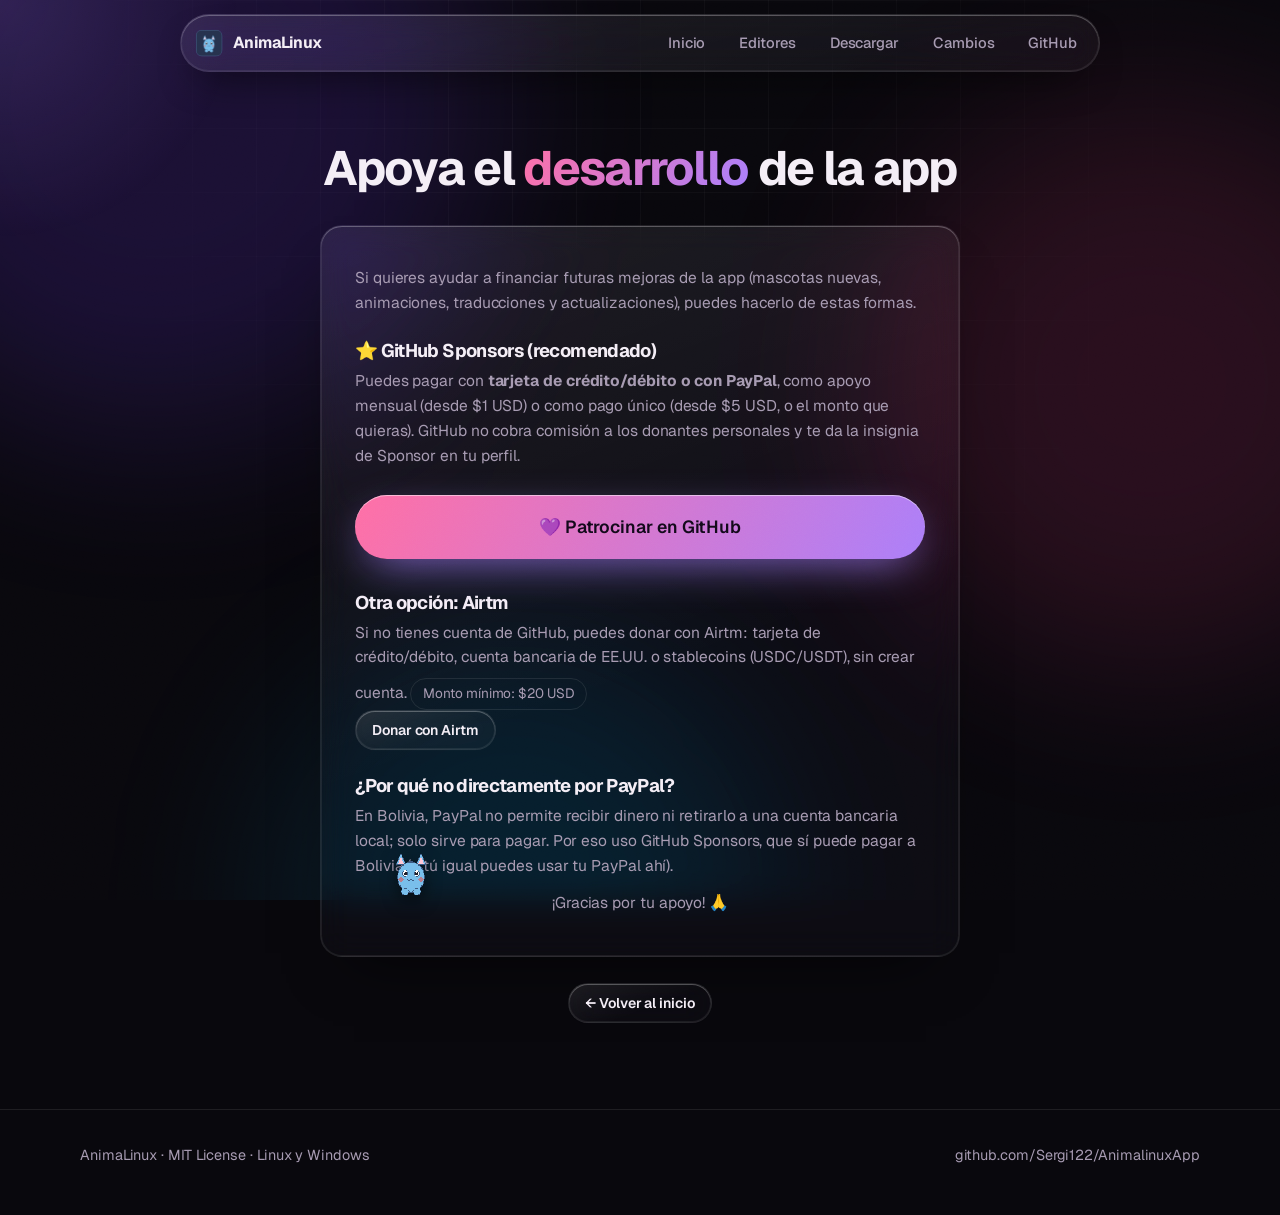
<file: website/landing/public/donaciones.html>
<!doctype html>
<html lang="es">
<head>
<meta charset="utf-8">
<meta name="viewport" content="width=device-width, initial-scale=1">
<meta name="theme-color" content="#09080d">
<title>Apoya el desarrollo de AnimaLinux</title>
<meta name="description" content="Apoya el desarrollo de AnimaLinux con GitHub Sponsors (tarjeta o PayPal) o Airtm.">
<link rel="icon" href="assets/logo.png">
<link rel="preconnect" href="https://fonts.googleapis.com"><link rel="preconnect" href="https://fonts.gstatic.com" crossorigin>
<link href="https://fonts.googleapis.com/css2?family=Geist:wght@400;500;600;700&family=Inter:wght@400;500;600&family=JetBrains+Mono:wght@500&family=Space+Grotesk:wght@500;700&display=swap" rel="stylesheet">
<link rel="stylesheet" href="assets/site.css">
</head>
<body>
<div id="prog"></div>
<div class="bg"><i></i><i></i><i></i></div>
<div id="spot"></div>
<header class="nav">
  <a class="brand" href="/"><img src="assets/logo.png" alt="">AnimaLinux</a>
  <a class="l" href="/">Inicio</a>
  <a class="l hide" href="/#editores">Editores</a>
  <a class="l hide" href="/#instalar">Descargar</a>
  <a class="l hide" href="/#cambios">Cambios</a>
  <a class="l hide" href="https://github.com/Sergi122/AnimalinuxApp">GitHub</a>
</header>
<main class="don"><div class="wrap">
  <h1 class="rv">Apoya el <span class="grad">desarrollo</span> de la app</h1>
  <div class="card rv" style="margin:0 auto">
    <p>Si quieres ayudar a financiar futuras mejoras de la app (mascotas nuevas, animaciones, traducciones y actualizaciones), puedes hacerlo de estas formas.</p>
    <h2>⭐ GitHub Sponsors (recomendado)</h2>
    <p>Puedes pagar con <b>tarjeta de crédito/débito o con PayPal</b>, como apoyo mensual (desde $1 USD) o como pago único (desde $5 USD, o el monto que quieras). GitHub no cobra comisión a los donantes personales y te da la insignia de Sponsor en tu perfil.</p>
    <a class="btn primary" href="https://github.com/sponsors/Sergi122" target="_blank" rel="noopener noreferrer">💜 Patrocinar en GitHub</a>
    <h2>Otra opción: Airtm</h2>
    <p>Si no tienes cuenta de GitHub, puedes donar con Airtm: tarjeta de crédito/débito, cuenta bancaria de EE.UU. o stablecoins (USDC/USDT), sin crear cuenta.
      <span class="min">Monto mínimo: $20 USD</span></p>
    <a class="btn sm" href="https://airtm.me/sergioga7hlj1i2u" target="_blank" rel="noopener noreferrer">Donar con Airtm</a>
    <h2>¿Por qué no directamente por PayPal?</h2>
    <p>En Bolivia, PayPal no permite recibir dinero ni retirarlo a una cuenta bancaria local; solo sirve para pagar. Por eso uso GitHub Sponsors, que sí puede pagar a Bolivia (y tú igual puedes usar tu PayPal ahí).</p>
    <p class="thanks">¡Gracias por tu apoyo! 🙏</p>
  </div>
  <p style="text-align:center;margin-top:26px"><a class="btn sm" href="/">← Volver al inicio</a></p>
</div></main>
<footer><div class="wrap"><span>AnimaLinux · MIT License · Linux y Windows</span><span><a href="https://github.com/Sergi122/AnimalinuxApp">github.com/Sergi122/AnimalinuxApp</a></span></div></footer>
<div id="buddy" aria-hidden="true"><img src="assets/ejemplo_vida_default.png" alt=""></div>
<script src="assets/site.js"></script>
<script src="assets/motion.js" defer></script>
</body>
</html>
</file>
<file: website/landing/public/assets/site.css>
/* AnimaLinux — sitio moderno (oscuro, aurora, cristal) */
:root{
  --bg:#09080d; --bg2:#100e17; --ink:#f4eef6; --dim:#a79bb2; --line:rgba(255,255,255,.09);
  --pink:#ff6fa5; --violet:#a680ff; --cyan:#5ee0ff; --card:rgba(255,255,255,.045);
  --grad:linear-gradient(120deg,var(--pink),var(--violet) 55%,var(--cyan));
  --r:22px; --ease:cubic-bezier(.2,.8,.2,1);
}
*{box-sizing:border-box}
html{scroll-behavior:smooth;scroll-padding-top:90px}
body{margin:0;background:var(--bg);color:var(--ink);line-height:1.6;overflow-x:hidden;
  font-family:"Inter",system-ui,-apple-system,"Segoe UI",Roboto,sans-serif;-webkit-font-smoothing:antialiased}
h1,h2,h3,.brand{font-family:"Space Grotesk","Inter",system-ui,sans-serif;letter-spacing:-.02em}
a{color:inherit}
::selection{background:var(--violet);color:#fff}
.wrap{width:min(1120px,100% - 40px);margin:0 auto}
.grad{background:var(--grad);-webkit-background-clip:text;background-clip:text;color:transparent;
  background-size:200% 100%;animation:shift 8s linear infinite}
@keyframes shift{to{background-position:200% 0}}

/* fondo: aurora + rejilla + grano */
.bg{position:fixed;inset:0;z-index:-1;overflow:hidden;pointer-events:none}
.bg i{position:absolute;border-radius:50%;filter:blur(90px);opacity:.5;will-change:transform}
.bg i:nth-child(1){width:52vmax;height:52vmax;left:-14vmax;top:-18vmax;background:#7a3cff55;animation:f1 22s ease-in-out infinite alternate}
.bg i:nth-child(2){width:44vmax;height:44vmax;right:-12vmax;top:8vmax;background:#ff3d8b44;animation:f2 26s ease-in-out infinite alternate}
.bg i:nth-child(3){width:40vmax;height:40vmax;left:20vmax;bottom:-20vmax;background:#12c2ff33;animation:f3 30s ease-in-out infinite alternate}
@keyframes f1{to{transform:translate(12vmax,10vmax) scale(1.15)}}
@keyframes f2{to{transform:translate(-14vmax,8vmax) scale(.9)}}
@keyframes f3{to{transform:translate(-10vmax,-12vmax) scale(1.2)}}
.bg::after{content:"";position:absolute;inset:0;
  background-image:linear-gradient(var(--line) 1px,transparent 1px),linear-gradient(90deg,var(--line) 1px,transparent 1px);
  background-size:64px 64px;opacity:.35;
  -webkit-mask-image:radial-gradient(ellipse at 50% 0,#000 20%,transparent 70%);mask-image:radial-gradient(ellipse at 50% 0,#000 20%,transparent 70%)}
#spot{position:fixed;width:520px;height:520px;left:0;top:0;z-index:-1;pointer-events:none;border-radius:50%;
  background:radial-gradient(circle,rgba(166,128,255,.16),transparent 65%);transform:translate(-50%,-50%);transition:opacity .4s}

/* barra de progreso + nav */
#prog{position:fixed;top:0;left:0;height:3px;width:0;background:var(--grad);z-index:60}
.nav{position:fixed;top:14px;left:50%;transform:translateX(-50%);z-index:50;width:min(920px,100% - 24px);
  display:flex;align-items:center;gap:6px;padding:8px 8px 8px 14px;border-radius:999px;
  background:rgba(16,14,23,.6);border:1px solid var(--line);backdrop-filter:blur(18px) saturate(1.4);-webkit-backdrop-filter:blur(18px) saturate(1.4);
  transition:background .3s,transform .4s var(--ease)}
.nav .brand{display:flex;align-items:center;gap:10px;font-weight:700;text-decoration:none;margin-right:auto}
.nav .brand img{width:28px;height:28px;border-radius:8px}
.nav a.l{padding:8px 14px;border-radius:999px;text-decoration:none;color:var(--dim);font-size:.92rem;font-weight:500;transition:.2s}
.nav a.l:hover{color:var(--ink);background:rgba(255,255,255,.07)}
.nav .cta{margin-left:4px}
@media(max-width:760px){.nav a.l.hide{display:none}}

/* botones */
.btn{position:relative;display:inline-flex;align-items:center;gap:9px;padding:13px 22px;border-radius:14px;font-weight:600;
  text-decoration:none;font-size:.97rem;border:1px solid var(--line);color:var(--ink);background:var(--card);
  transition:transform .25s var(--ease),border-color .25s,background .25s;overflow:hidden;cursor:pointer;font-family:inherit}
.btn:hover{transform:translateY(-2px);border-color:rgba(255,255,255,.25);background:rgba(255,255,255,.08)}
.btn.primary{border:0;color:#12091a;background:var(--grad);background-size:200% 100%;box-shadow:0 10px 40px -10px #a680ffaa}
.btn.primary:hover{background-position:100% 0;box-shadow:0 14px 50px -8px #ff6fa5bb}
.btn.primary::after{content:"";position:absolute;inset:0;background:linear-gradient(105deg,transparent 30%,rgba(255,255,255,.55) 50%,transparent 70%);
  transform:translateX(-120%);transition:transform .7s var(--ease)}
.btn.primary:hover::after{transform:translateX(120%)}
.btn.sm{padding:8px 16px;border-radius:999px;font-size:.88rem}

/* hero */
.hero{min-height:100svh;display:grid;align-items:center;padding:130px 0 70px}
.hero .g{display:grid;grid-template-columns:1.15fr .85fr;gap:40px;align-items:center}
@media(max-width:860px){.hero .g{grid-template-columns:1fr;text-align:center}.hero .acts{justify-content:center}}
.pill{display:inline-flex;align-items:center;gap:10px;padding:6px 14px 6px 8px;border-radius:999px;border:1px solid var(--line);
  background:var(--card);font-size:.85rem;color:var(--dim);text-decoration:none;margin-bottom:22px}
.pill b{background:var(--grad);color:#12091a;border-radius:999px;padding:2px 9px;font-size:.75rem}
.hero h1{font-size:clamp(2.6rem,6.4vw,5rem);line-height:1.02;margin:0 0 22px;font-weight:700}
.grad .w{background:var(--grad);-webkit-background-clip:text;background-clip:text;color:transparent;background-size:200% 100%;animation:wordin .9s var(--ease) forwards,shift 8s linear infinite;animation-delay:calc(var(--i)*70ms + 150ms),0s}
.hero h1 .w{display:inline-block;opacity:0;transform:translateY(.6em) rotate(3deg);filter:blur(8px);
  animation:wordin .9s var(--ease) forwards;animation-delay:calc(var(--i)*70ms + 150ms)}
@keyframes wordin{to{opacity:1;transform:none;filter:none}}
.hero p.sub{font-size:1.15rem;color:var(--dim);max-width:560px;margin:0 0 30px}
@media(max-width:860px){.hero p.sub{margin-inline:auto}}
.acts{display:flex;gap:12px;flex-wrap:wrap}

/* escritorio de demo */
.desk{position:relative;aspect-ratio:1/1.05;border-radius:28px;border:1px solid var(--line);overflow:hidden;
  background:linear-gradient(160deg,rgba(166,128,255,.16),rgba(255,111,165,.08) 55%,rgba(94,224,255,.10));
  box-shadow:0 40px 90px -30px #000,inset 0 1px 0 rgba(255,255,255,.12);transform-style:preserve-3d;transition:transform .2s}
.desk .bar{display:flex;gap:7px;padding:14px 16px}
.desk .bar span{width:11px;height:11px;border-radius:50%;background:#ffffff26}
.desk .bar span:nth-child(1){background:#ff5f57}.desk .bar span:nth-child(2){background:#febc2e}.desk .bar span:nth-child(3){background:#28c840}
.win{text-align:left;position:absolute;left:9%;top:17%;width:58%;height:34%;border-radius:14px;background:rgba(9,8,13,.7);border:1px solid var(--line);
  backdrop-filter:blur(8px);padding:14px;font:500 .72rem/1.7 "JetBrains Mono",ui-monospace,monospace;color:var(--dim)}
.win em{color:var(--pink);font-style:normal}.win u{color:var(--cyan);text-decoration:none}
.win2{left:40%;top:44%;width:52%;height:24%;opacity:.85;animation:bob 6s ease-in-out infinite}
@keyframes bob{50%{transform:translateY(-8px)}}
.floor{position:absolute;left:0;right:0;bottom:0;height:26%;background:linear-gradient(transparent,rgba(0,0,0,.35))}
.pet{position:absolute;bottom:6%;left:0;width:20%;image-rendering:pixelated;filter:drop-shadow(0 12px 14px rgba(0,0,0,.5));
  animation:walk 14s linear infinite;cursor:pointer;will-change:transform,left}
.pet img{display:block;width:100%;transform-origin:50% 100%;animation:squash .5s ease-in-out infinite alternate}
@keyframes squash{from{transform:scale(1.03,.96)}to{transform:scale(.97,1.04)}}
@keyframes walk{0%{left:-4%;transform:scaleX(1)}47%{left:78%;transform:scaleX(1)}50%{left:78%;transform:scaleX(-1)}97%{left:-4%;transform:scaleX(-1)}100%{left:-4%;transform:scaleX(1)}}
.pet.hop{animation-play-state:paused}
.pet.hop img{animation:hop .7s var(--ease)}
@keyframes hop{0%{transform:none}35%{transform:translateY(-90%) scale(.95,1.08)}70%{transform:translateY(0) scale(1.08,.9)}100%{transform:none}}
.hint{position:absolute;right:16px;bottom:12px;font-size:.72rem;color:var(--dim);opacity:.8}

/* marquee */
.marq{border-block:1px solid var(--line);overflow:hidden;padding:18px 0;-webkit-mask-image:linear-gradient(90deg,transparent,#000 12%,#000 88%,transparent);mask-image:linear-gradient(90deg,transparent,#000 12%,#000 88%,transparent)}
.marq div{display:flex;gap:56px;width:max-content;animation:mq 32s linear infinite;color:var(--dim);font:600 1.05rem "Space Grotesk",sans-serif}
.marq span::before{content:"✦";color:var(--violet);margin-right:14px}
@keyframes mq{to{transform:translateX(-50%)}}

/* secciones */
section{padding:110px 0}
.eyebrow{font:600 .78rem "JetBrains Mono",monospace;letter-spacing:.14em;text-transform:uppercase;color:var(--pink);margin:0 0 12px}
h2{font-size:clamp(2rem,4.4vw,3.2rem);line-height:1.08;margin:0 0 14px}
.lede{color:var(--dim);font-size:1.08rem;max-width:620px;margin:0 0 46px}

/* reveal */
.rv{opacity:0;transform:translateY(34px);filter:blur(6px);transition:opacity .9s var(--ease),transform .9s var(--ease),filter .9s var(--ease);transition-delay:var(--d,0ms)}
.rv.in{opacity:1;transform:none;filter:none}

/* bento */
.bento{display:grid;grid-template-columns:repeat(6,1fr);gap:16px}
.card{position:relative;border-radius:var(--r);border:1px solid var(--line);background:var(--card);padding:26px;overflow:hidden;
  transform-style:preserve-3d;transition:border-color .3s}
.card::before{content:"";position:absolute;inset:0;background:radial-gradient(420px circle at var(--mx,50%) var(--my,0%),rgba(166,128,255,.22),transparent 45%);opacity:0;transition:opacity .3s;pointer-events:none}
.card:hover{border-color:rgba(255,255,255,.22)}.card:hover::before{opacity:1}
.card h3{font-size:1.25rem;margin:14px 0 8px}.card p{color:var(--dim);margin:0;font-size:.97rem}
.ico{width:46px;height:46px;border-radius:14px;display:grid;place-items:center;font-size:1.4rem;background:var(--grad);box-shadow:0 8px 24px -8px #a680ffaa}
.b1{grid-column:span 3}.b2{grid-column:span 3}.b3{grid-column:span 2}.b4{grid-column:span 2}.b5{grid-column:span 2}.b6{grid-column:span 6}
@media(max-width:860px){.bento>*{grid-column:span 6!important}}
.b6{display:flex;flex-wrap:wrap;gap:30px;align-items:center;justify-content:space-between}
.stats{display:flex;gap:44px;flex-wrap:wrap}
.stat b{display:block;font:700 2.6rem "Space Grotesk",sans-serif;background:var(--grad);-webkit-background-clip:text;background-clip:text;color:transparent}
.stat span{color:var(--dim);font-size:.9rem}

/* modos */
.modes{display:grid;grid-template-columns:1fr 1fr;gap:16px}
@media(max-width:760px){.modes{grid-template-columns:1fr}}
.mode{text-align:center;padding:34px 26px}
.mode .stage{height:200px;display:grid;place-items:end center;margin-bottom:10px}
.mode img{max-height:190px;image-rendering:pixelated;filter:drop-shadow(0 16px 20px rgba(0,0,0,.5));transition:transform .5s var(--ease)}
.mode.life:hover img{animation:hop .7s var(--ease)}
.mode.gif img{animation:spin 6s ease-in-out infinite}
@keyframes spin{0%,100%{transform:rotate(-4deg) translateY(0)}50%{transform:rotate(4deg) translateY(-8px)}}

/* terminal */
.tabs{display:flex;gap:8px;flex-wrap:wrap;margin-bottom:16px}
.tab{padding:9px 18px;border-radius:999px;border:1px solid var(--line);background:transparent;color:var(--dim);font:600 .9rem "Inter",sans-serif;cursor:pointer;transition:.25s}
.tab:hover{color:var(--ink)}.tab.on{background:var(--grad);color:#12091a;border-color:transparent}
.term{border-radius:18px;border:1px solid var(--line);background:#07060b;overflow:hidden;box-shadow:0 30px 80px -30px #000}
.term .th{display:flex;align-items:center;gap:7px;padding:12px 16px;border-bottom:1px solid var(--line);background:rgba(255,255,255,.03)}
.term .th i{width:11px;height:11px;border-radius:50%;background:#ffffff26}
.term .th span{margin-left:8px;color:var(--dim);font:500 .78rem "JetBrains Mono",monospace}
.term pre{margin:0;padding:22px 22px 26px;overflow-x:auto;font:500 .9rem/1.8 "JetBrains Mono",ui-monospace,monospace;color:#e8e0ef;position:relative;min-height:150px}
.term pre .c{color:#6f6480}.term pre .p{color:var(--pink)}
.term .copy{position:absolute;top:10px;right:12px;padding:6px 12px;border-radius:8px;border:1px solid var(--line);background:rgba(255,255,255,.06);color:var(--ink);font:600 .75rem "Inter",sans-serif;cursor:pointer}
.term .copy:hover{background:rgba(255,255,255,.14)}
.panel{display:none}.panel.on{display:block;animation:fadeup .5s var(--ease)}
@keyframes fadeup{from{opacity:0;transform:translateY(10px)}}
.note{color:var(--dim);font-size:.9rem;margin:14px 2px 0}
code{font-family:"JetBrains Mono",monospace;font-size:.85em;background:rgba(255,255,255,.08);padding:2px 7px;border-radius:6px}

/* changelog */
.tl{position:relative;margin-left:8px;padding-left:34px}
.tl::before{content:"";position:absolute;left:0;top:6px;bottom:0;width:2px;background:linear-gradient(var(--violet),var(--pink),transparent)}
.changelog-item{position:relative;margin-bottom:30px;padding:22px 24px;border-radius:var(--r);border:1px solid var(--line);background:var(--card);transition:border-color .3s,transform .4s var(--ease)}
.changelog-item:hover{border-color:rgba(255,255,255,.22);transform:translateX(6px)}
.changelog-item::before{content:"";position:absolute;left:-41px;top:26px;width:14px;height:14px;border-radius:50%;background:var(--bg);border:3px solid var(--pink);box-shadow:0 0 0 6px rgba(255,111,165,.14)}
.changelog-item h3{display:inline-block;margin:0 12px 0 0;font-size:1.3rem}
.changelog-item .date{color:var(--dim);font-size:.85rem}
.changelog-item ul{margin:12px 0 0;padding-left:20px;color:#d8cfe0}
.changelog-item li{margin:6px 0}
.changelog-item li::marker{color:var(--violet)}
.more{display:none}.tl.open .more{display:block}
.tl .fade{position:relative}

/* CTA */
.cta-box{position:relative;border-radius:30px;padding:56px 40px;text-align:center;overflow:hidden;border:1px solid var(--line);
  background:radial-gradient(600px 300px at 50% 0,rgba(166,128,255,.25),transparent),var(--card)}
.cta-box h2{margin-bottom:10px}.cta-box p{color:var(--dim);max-width:520px;margin:0 auto 26px}
.split{display:grid;grid-template-columns:1fr 1fr;gap:16px;margin-top:16px}
@media(max-width:760px){.split{grid-template-columns:1fr}}
.split .card{display:flex;flex-direction:column;gap:14px;align-items:flex-start}

footer{border-top:1px solid var(--line);padding:34px 0 48px;color:var(--dim);font-size:.9rem}
footer .wrap{display:flex;justify-content:space-between;gap:12px;flex-wrap:wrap}
footer a{text-decoration:none}footer a:hover{color:var(--ink)}

/* mascota compañera (sigue el cursor) */
#buddy{position:fixed;bottom:0;left:0;width:54px;z-index:40;pointer-events:none;image-rendering:pixelated;filter:drop-shadow(0 6px 8px rgba(0,0,0,.5));will-change:transform}
#buddy img{display:block;width:100%;transform-origin:50% 100%}
#buddy.walk img{animation:squash .3s ease-in-out infinite alternate}
@media(hover:none){#buddy{display:none}}

/* donaciones */
.don{min-height:100svh;display:grid;place-items:center;padding:130px 0 70px}
.don .card{max-width:640px;padding:40px 34px}
.don h1{font-size:clamp(2rem,5vw,3rem);margin:0 0 18px;text-align:center}
.don h2{font-size:1.15rem;margin:26px 0 8px}
.don p{color:var(--dim)}
.don .min{display:inline-block;margin-top:8px;padding:4px 12px;border-radius:999px;border:1px solid var(--line);font-size:.85rem}
.don .btn.primary{width:100%;justify-content:center;font-size:1.1rem;padding:18px;margin:26px 0 8px}
.don .thanks{text-align:center;margin:12px 0 0}

@media(prefers-reduced-motion:reduce){
  *,*::before,*::after{animation-duration:.001ms!important;animation-iteration-count:1!important;transition-duration:.001ms!important}
  .rv,.hero h1 .w{opacity:1;transform:none;filter:none}html{scroll-behavior:auto}#buddy{display:none}
}

/* ===== Capa "liquid glass" (estilo DESIGN.md: dark-saas-hero-with-liquid-glass) ===== */
:root{--font-ui:"Geist","Inter",system-ui,-apple-system,"Segoe UI",sans-serif;--glass:linear-gradient(160deg,rgba(255,255,255,.085),rgba(255,255,255,.02) 60%);
  --glass-edge:inset 0 1px 0 rgba(255,255,255,.22),inset 0 0 0 1px rgba(255,255,255,.07);--glass-blur:blur(16px) saturate(1.5)}
body{font-family:var(--font-ui);letter-spacing:-.005em}
h1,h2,h3,.brand,.logo,.stat b,.marq div{font-family:var(--font-ui);letter-spacing:-.035em}
h1{font-weight:700}
.card,.desk,.term,.cta-box,.changelog-item,.gcard,.pack-card,.stat-card{background:var(--glass)!important;-webkit-backdrop-filter:var(--glass-blur);backdrop-filter:var(--glass-blur);
  box-shadow:var(--glass-edge),0 30px 60px -34px rgba(0,0,0,.8)!important;border-color:rgba(255,255,255,.08)!important}
.card:hover,.gcard:hover,.pack-card:hover{transform:translateY(-4px);box-shadow:var(--glass-edge),0 40px 70px -30px rgba(166,128,255,.35)!important}
.nav,header{background:linear-gradient(160deg,rgba(255,255,255,.09),rgba(255,255,255,.03))!important;box-shadow:var(--glass-edge),0 18px 40px -20px #000}
.btn,.nav-link,.tab{border-radius:999px}
.btn{background:var(--glass);box-shadow:var(--glass-edge);-webkit-backdrop-filter:var(--glass-blur);backdrop-filter:var(--glass-blur)}
.btn.primary{box-shadow:inset 0 1px 0 rgba(255,255,255,.5),0 14px 44px -12px #a680ffcc}
.hero h1{font-size:clamp(2.6rem,5.4vw,4.7rem);line-height:1}
.pill{box-shadow:var(--glass-edge);-webkit-backdrop-filter:var(--glass-blur);backdrop-filter:var(--glass-blur)}
.desk{border-radius:34px}
.eyebrow{display:inline-block;padding:5px 12px;border-radius:999px;background:var(--glass);box-shadow:var(--glass-edge)}
section{padding:clamp(4rem,9vw,8rem) 0}
.ico{border-radius:50%;box-shadow:inset 0 1px 0 rgba(255,255,255,.5),0 10px 30px -10px #a680ffcc}
/* grano sutil */
body::after{content:"";position:fixed;inset:0;z-index:70;pointer-events:none;opacity:.05;mix-blend-mode:overlay;
  background-image:url("data:image/svg+xml;utf8,<svg xmlns='http://www.w3.org/2000/svg' width='160' height='160'><filter id='n'><feTurbulence type='fractalNoise' baseFrequency='.9' numOctaves='2'/></filter><rect width='100%' height='100%' filter='url(%23n)'/></svg>")}
@media(prefers-reduced-motion:reduce){*{animation-duration:.01ms!important;transition-duration:.01ms!important}}

/* ===== scroll (estilo Apple) ===== */
.statement{padding:clamp(5rem,13vw,10rem) 0}
.scrub-text{font-size:clamp(1.8rem,4.6vw,3.6rem);font-weight:600;letter-spacing:-.035em;line-height:1.14;max-width:980px;margin:0 auto;font-family:var(--font-ui)}
.scrub-text .sw{opacity:.16;display:inline-block;will-change:opacity,filter}
.scrub-text .sw.em{background:var(--grad);-webkit-background-clip:text;background-clip:text;color:transparent}
[data-hero]{will-change:transform,opacity;transform-origin:50% 0}

/* instalador de Windows */
.winbox{padding:26px 26px 22px}
.winbox h3{margin:0 0 8px;font:700 1.25rem "Inter",sans-serif}
.winbox p{color:var(--dim);margin:0 0 16px}
.winbox .btn{margin:2px 0 18px}.winbox .btn small{opacity:.7;font-weight:500}
.winbox ol{margin:0 0 14px;padding-left:20px;color:var(--ink);line-height:1.8}
.winbox .note{margin:6px 0 0}
#os-hint{color:var(--pink);font-weight:600}

/* editores y descargas */
.edgrid{display:grid;grid-template-columns:repeat(3,1fr);gap:22px;margin-top:34px}
.edcard{padding:22px;display:flex;flex-direction:column;gap:12px}
.edcard h3{margin:4px 0 0;font:700 1.2rem "Inter",sans-serif}.edcard h3 small{display:block;color:var(--dim);font-weight:500;font-size:.8rem;margin-top:3px}
.edcard .shot{width:100%;border-radius:12px;border:1px solid var(--line);display:block;aspect-ratio:16/10;object-fit:cover;object-position:top left}
.edcard ul{margin:0;padding-left:18px;color:var(--dim);line-height:1.65;font-size:.93rem}.edcard li{margin:4px 0}.edcard li b{color:var(--ink)}
.edcard .ico.big{font-size:3rem;line-height:1;margin:10px 0 0}
.mk{margin:46px 0 14px;font:700 1.4rem "Inter",sans-serif}
.mkgrid{display:grid;grid-template-columns:repeat(3,1fr);gap:16px}
.mkgrid .card{padding:18px;display:flex;flex-direction:column;gap:6px}.mkgrid b{font-size:1.02rem}.mkgrid span{color:var(--dim);font-size:.92rem;line-height:1.55}
.dlrow{display:grid;grid-template-columns:1fr 1fr;gap:16px;margin:6px 0 18px}
.dl{display:flex;align-items:center;gap:16px;padding:18px 20px;text-decoration:none;color:var(--ink);transition:transform .25s,border-color .25s}
.dl:hover{transform:translateY(-3px);border-color:rgba(255,255,255,.3)}
.dl.rec{outline:2px solid var(--pink);outline-offset:-2px}
.dl .dli{font-size:2.2rem}.dl div{flex:1}.dl b{display:block;font-size:1.08rem}.dl small{color:var(--dim)}
.dl .go{font-weight:700;color:var(--pink);white-space:nowrap}
@media(max-width:960px){.edgrid,.mkgrid{grid-template-columns:1fr 1fr}}
@media(max-width:640px){.edgrid,.mkgrid,.dlrow{grid-template-columns:1fr}.dl{flex-wrap:wrap}}

/* ── movimiento tipo Apple (mejora progresiva: sin soporte, la página queda estática y correcta) ── */
.dlrow + .note{margin:0 2px 26px}
@view-transition{navigation:auto}
::view-transition-old(root),::view-transition-new(root){animation-duration:.45s;animation-timing-function:cubic-bezier(.22,1,.36,1)}
.btn.primary{--mx:0px;--my:0px;translate:var(--mx) var(--my);transition:translate .35s cubic-bezier(.22,1,.36,1),box-shadow .3s,background-position .6s}
.nav .l{position:relative}
.nav .l::after{content:"";position:absolute;left:12%;right:12%;bottom:-6px;height:2px;border-radius:2px;background:var(--grad);transform:scaleX(0);transform-origin:left;transition:transform .45s cubic-bezier(.22,1,.36,1)}
.nav .l.cur{color:var(--ink)}.nav .l.cur::after{transform:scaleX(1)}
.dl.rec{animation:recglow 3.2s ease-in-out infinite}
@keyframes recglow{0%,100%{box-shadow:0 0 0 0 rgba(255,111,165,0)}50%{box-shadow:0 0 38px -6px rgba(255,111,165,.55)}}
.dl .go{display:inline-block;transition:transform .35s cubic-bezier(.22,1,.36,1)}.dl:hover .go{transform:translateX(5px)}
.edcard .shot{transition:transform .6s cubic-bezier(.22,1,.36,1),box-shadow .6s}
.edcard:hover .shot{transform:scale(1.025);box-shadow:0 24px 60px -24px rgba(166,128,255,.55)}
@supports (animation-timeline:view()){
  .edcard .shot{animation:shotin linear both;animation-timeline:view();animation-range:entry 5% cover 38%;transform-origin:50% 100%}
  @keyframes shotin{from{opacity:.25;transform:perspective(1100px) rotateX(14deg) translateY(40px) scale(.9)}to{opacity:1;transform:perspective(1100px) rotateX(0) translateY(0) scale(1)}}
  section h2 .grad{background-size:220% 100%;animation:gradsweep linear both;animation-timeline:view();animation-range:entry 0% exit 60%}
  @keyframes gradsweep{from{background-position:0% 50%}to{background-position:100% 50%}}
  .mkgrid .card{animation:cardrise linear both;animation-timeline:view();animation-range:entry 0% entry 55%}
  @keyframes cardrise{from{opacity:.0;transform:translateY(34px) scale(.97)}to{opacity:1;transform:none}}
}
@media(prefers-reduced-motion:reduce){
  .dl.rec,.edcard .shot,section h2 .grad,.mkgrid .card{animation:none!important}
  .btn.primary{translate:none!important}::view-transition-group(*){animation:none!important}
}

.dli-img{width:52px;height:52px;border-radius:14px;flex:none;box-shadow:0 8px 24px -10px rgba(166,128,255,.6)}
.h3-logo{width:30px;height:30px;border-radius:8px;vertical-align:-8px;margin-right:6px}
</file>
